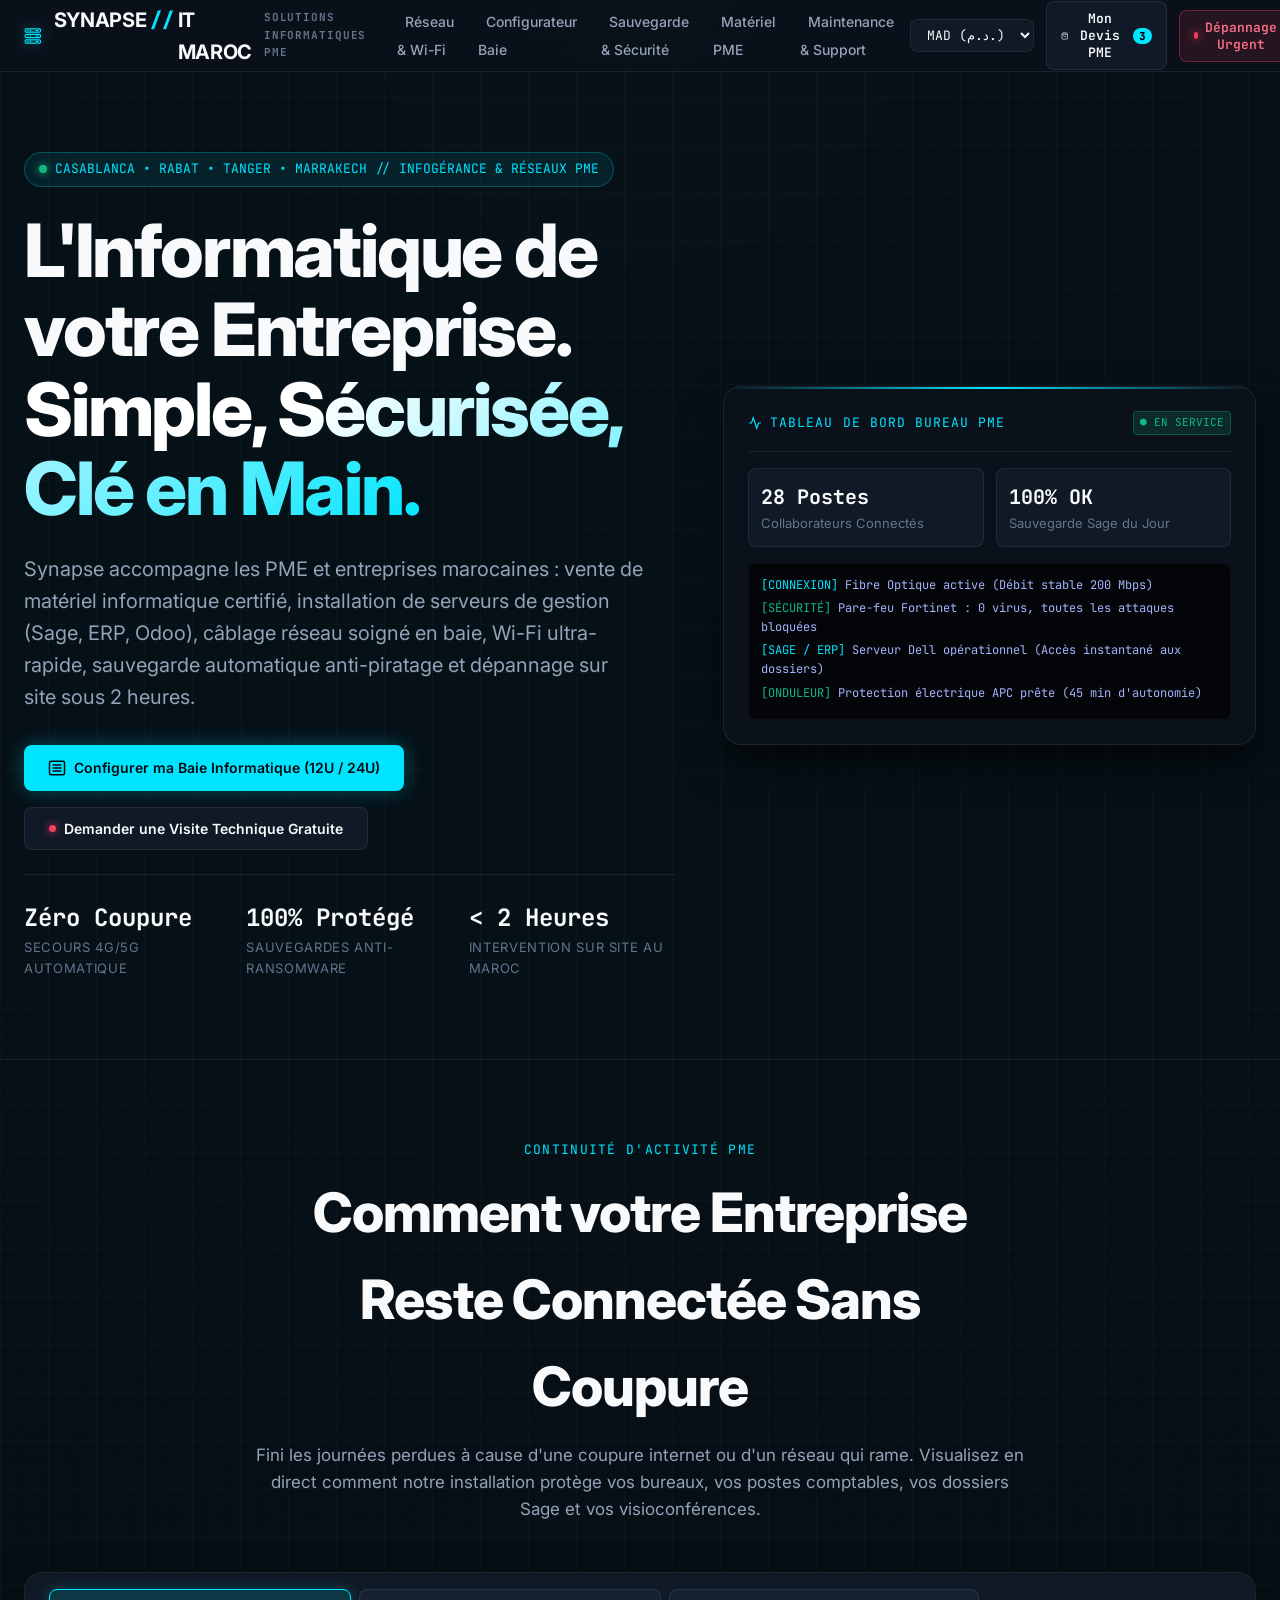
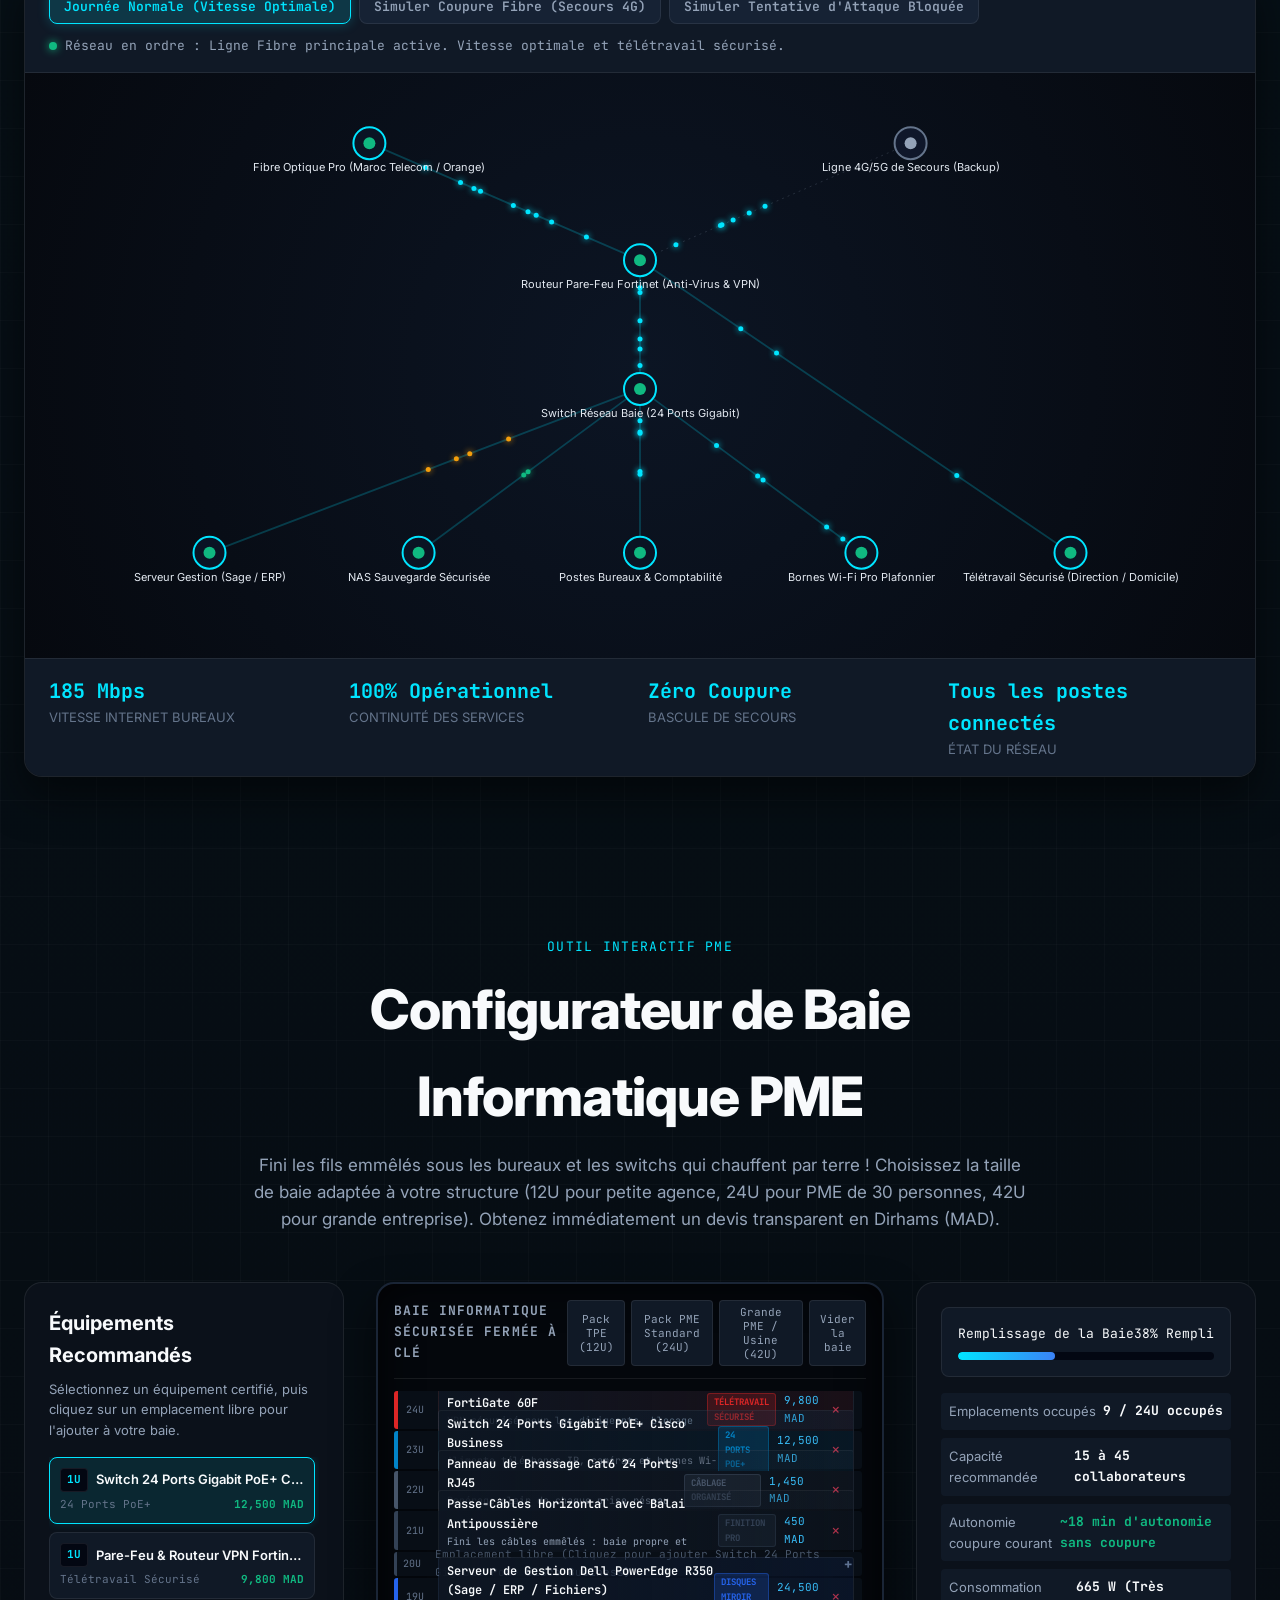
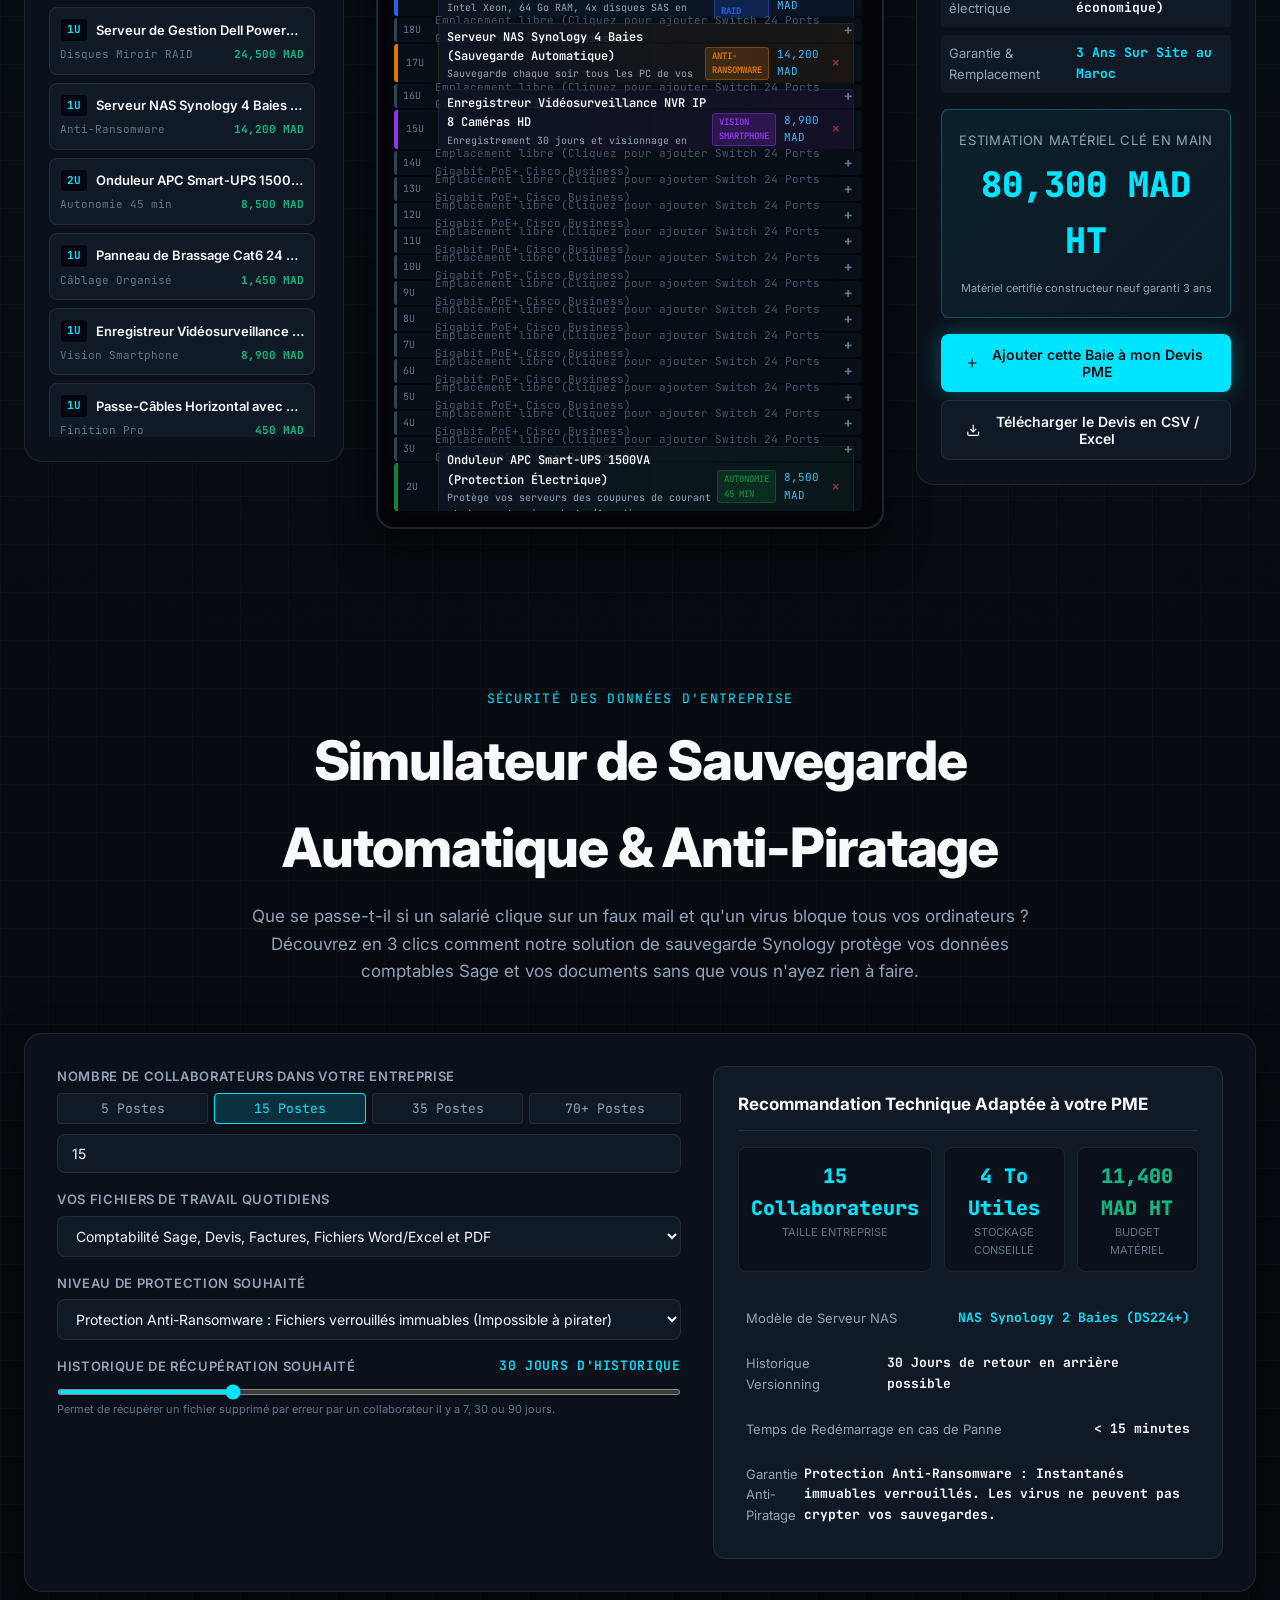
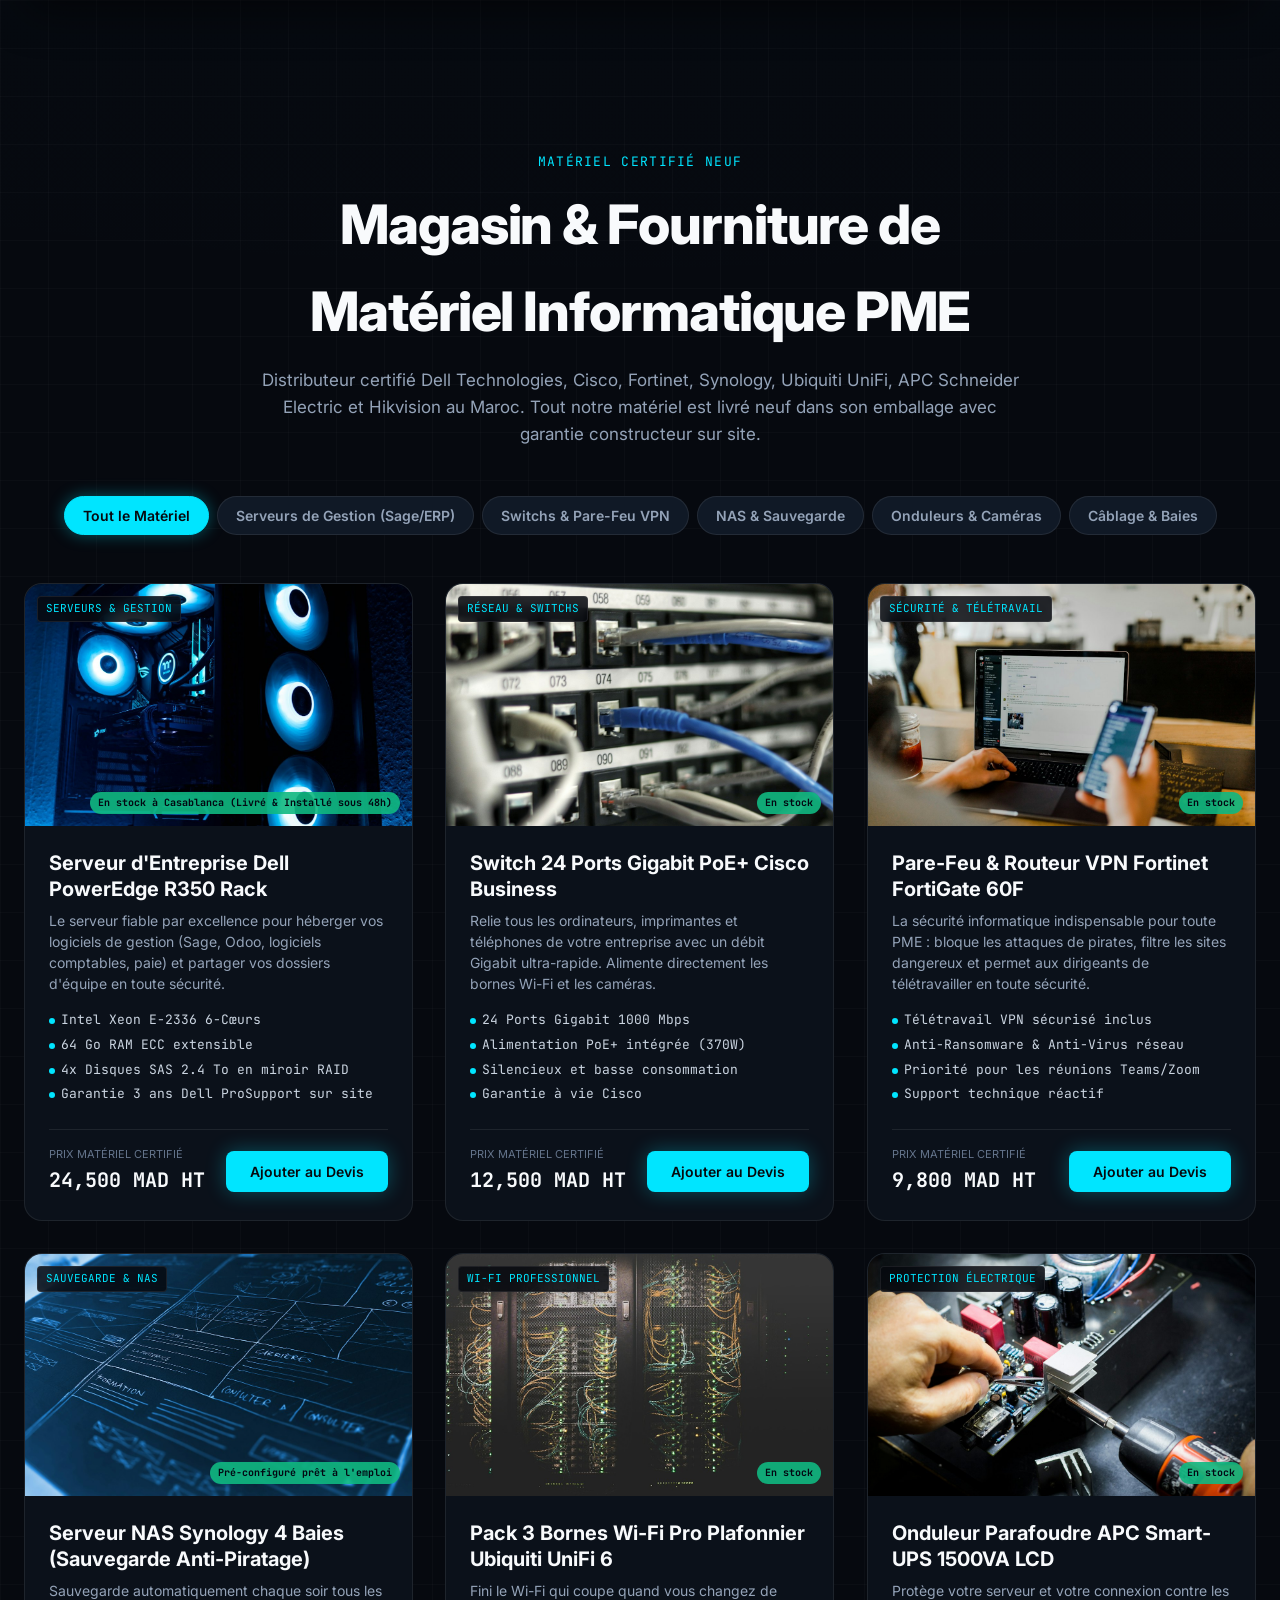
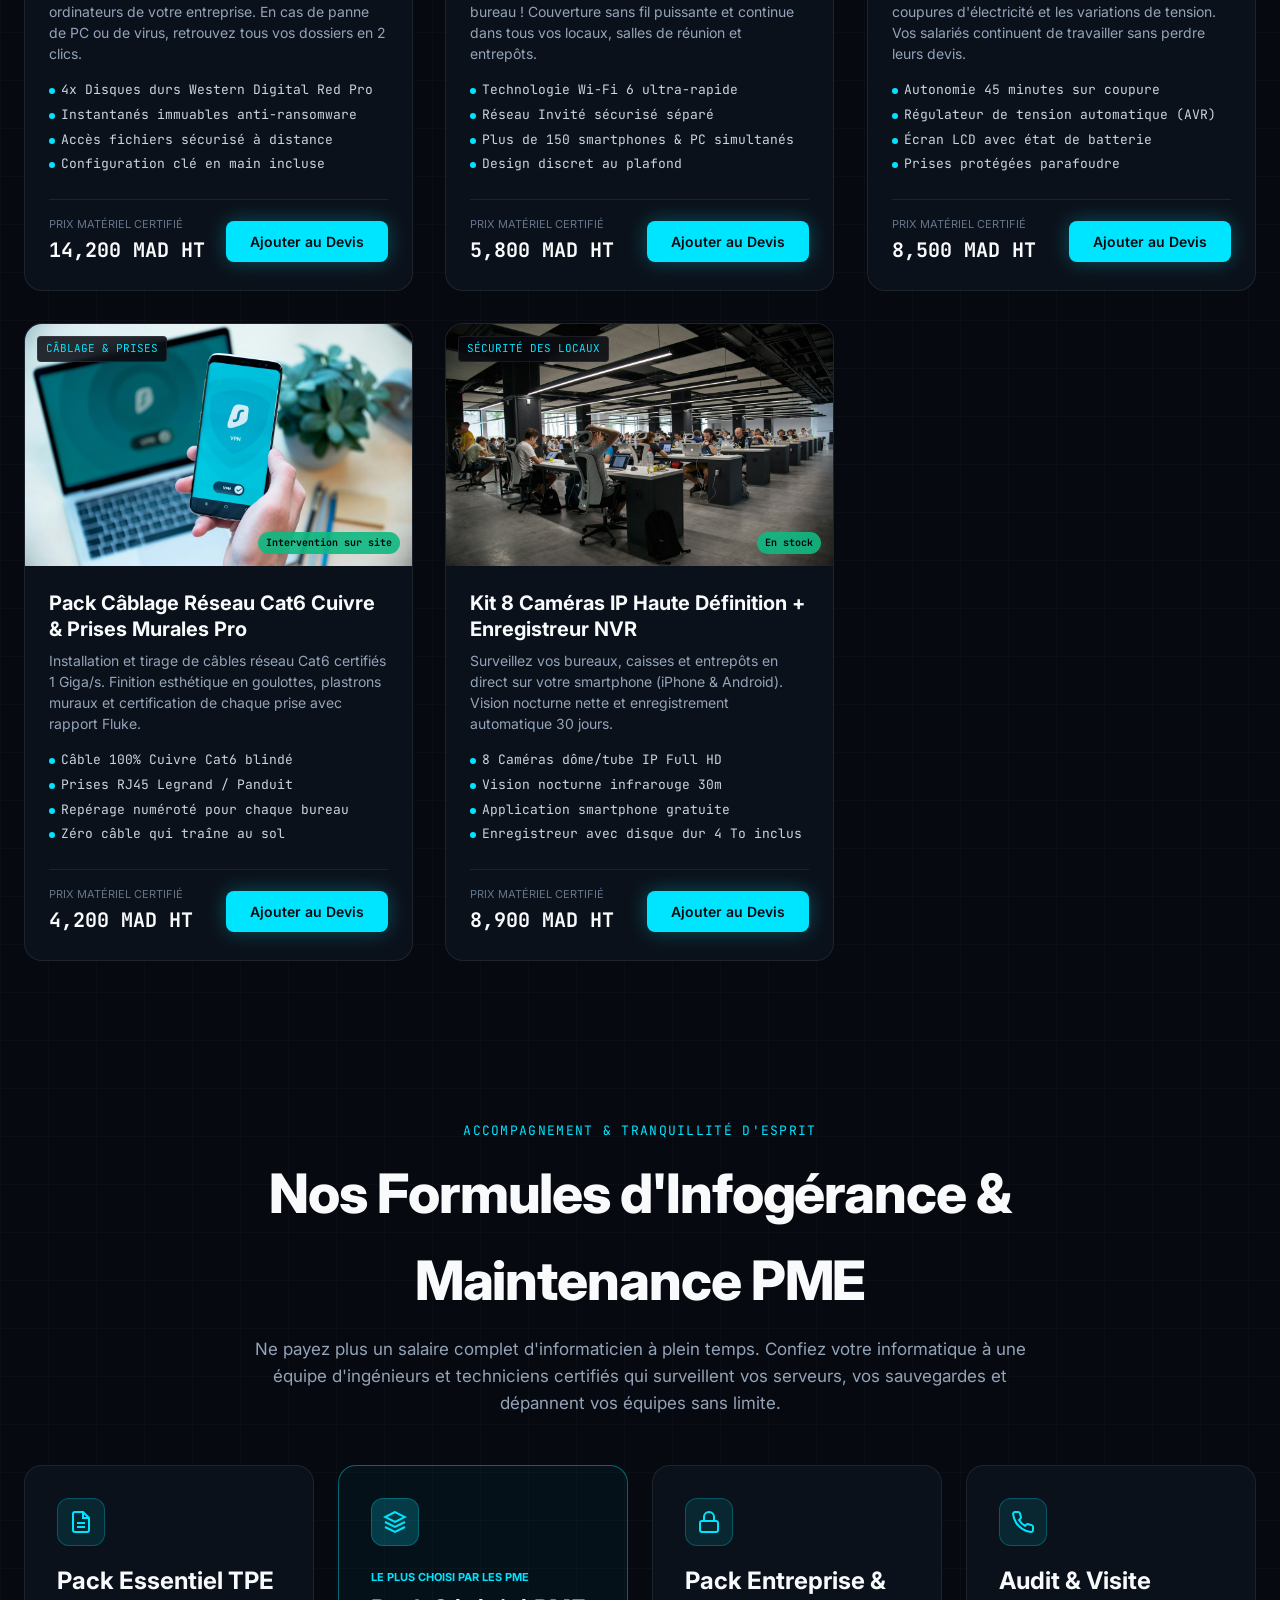
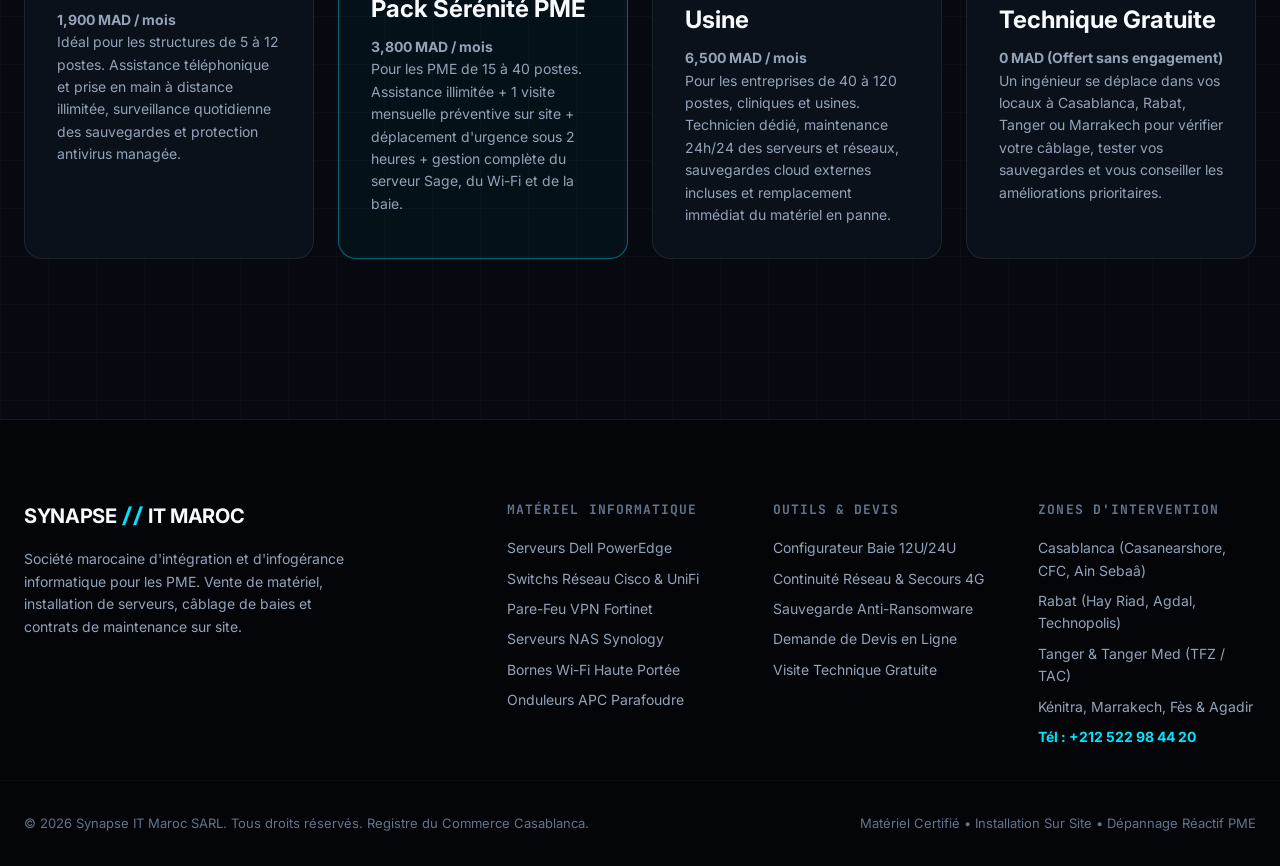
<file: projects/11-synapse-infrastructure/index.html>
<!DOCTYPE html>
<html lang="fr">
<head>
  <meta charset="UTF-8">
  <meta name="viewport" content="width=device-width, initial-scale=1.0">
  <title>SYNAPSE IT MAROC — Infrastructure Informatique, Matériel, Serveurs &amp; Réseaux pour PME au Maroc</title>
  <meta name="description" content="Vente de matériel certifié, installation de serveurs, câblage réseau propre, Wi-Fi professionnel, sauvegarde automatique anti-ransomware et maintenance sur site pour les PME au Maroc.">
  <link rel="preconnect" href="https://fonts.googleapis.com">
  <link rel="preconnect" href="https://fonts.gstatic.com" crossorigin>
  <link href="https://fonts.googleapis.com/css2?family=Inter:wght@400;500;600;700;800&family=JetBrains+Mono:wght@400;500;600;700;800&display=swap" rel="stylesheet">
  <link rel="stylesheet" href="css/style.css">
</head>
<body>

  <!-- =========================================================================
       1. NAVIGATION HEADER
       ========================================================================= -->
  <header class="site-header" id="mainNav">
    <div class="header-inner">
      <a href="#hero" class="brand-logo" aria-label="Synapse IT Maroc Accueil">
        <svg class="brand-icon" viewBox="0 0 32 32" fill="none" xmlns="http://www.w3.org/2000/svg">
          <rect x="2" y="3" width="28" height="6" rx="2" stroke="currentColor" stroke-width="2"/>
          <rect x="2" y="13" width="28" height="6" rx="2" stroke="currentColor" stroke-width="2"/>
          <rect x="2" y="23" width="28" height="6" rx="2" stroke="currentColor" stroke-width="2"/>
          <circle cx="7" cy="6" r="1.5" fill="#00e5ff"/>
          <circle cx="12" cy="6" r="1.5" fill="#00e5ff"/>
          <circle cx="7" cy="16" r="1.5" fill="#10b981"/>
          <circle cx="12" cy="16" r="1.5" fill="#10b981"/>
          <circle cx="7" cy="26" r="1.5" fill="#00e5ff"/>
          <circle cx="12" cy="26" r="1.5" fill="#00e5ff"/>
          <path d="M22 6h4M22 16h4M22 26h4" stroke="currentColor" stroke-width="2" stroke-linecap="round"/>
        </svg>
        <span class="brand-name">SYNAPSE <span class="highlight">//</span> IT MAROC</span>
        <span class="brand-tagline">Solutions Informatiques PME</span>
      </a>

      <nav aria-label="Navigation Principale">
        <ul class="nav-links" id="navLinks">
          <li><a href="#network" class="nav-link">Réseau &amp; Wi-Fi</a></li>
          <li><a href="#rackConfigurator" class="nav-link">Configurateur Baie</a></li>
          <li><a href="#storageSizer" class="nav-link">Sauvegarde &amp; Sécurité</a></li>
          <li><a href="#catalog" class="nav-link">Matériel PME</a></li>
          <li><a href="#services" class="nav-link">Maintenance &amp; Support</a></li>
        </ul>
      </nav>

      <div class="header-actions">
        <div class="currency-select-wrap">
          <select id="currencySelector" class="currency-select" aria-label="Devise">
            <option value="MAD" selected>MAD (د.م.)</option>
            <option value="EUR">EUR (€)</option>
            <option value="USD">USD ($)</option>
          </select>
        </div>

        <button type="button" class="btn-bom-trigger" id="btnOpenBomDrawer" aria-label="Ouvrir mon Devis PME">
          <svg width="16" height="16" viewBox="0 0 24 24" fill="none" stroke="currentColor" stroke-width="2"><path d="M6 2L3 6v14a2 2 0 0 0 2 2h14a2 2 0 0 0 2-2V6l-3-4z"/><line x1="3" y1="6" x2="21" y2="6"/><path d="M16 10a4 4 0 0 1-8 0"/></svg>
          <span>Mon Devis PME</span>
          <span class="bom-badge" id="bomCountBadge">0</span>
        </button>

        <button type="button" class="btn-noc-header" id="btnOpenNocModal" aria-label="Assistance Urgente &amp; Dépannage PME">
          <span class="pulse-dot"></span>
          <span>Dépannage Urgent</span>
        </button>

        <button type="button" class="mobile-toggle" id="mobileNavToggle" aria-label="Menu Mobile">
          <span></span>
          <span></span>
          <span></span>
        </button>
      </div>
    </div>
  </header>

  <!-- =========================================================================
       2. HERO SECTION PME MAROC
       ========================================================================= -->
  <section class="hero-section" id="hero">
    <div class="hero-background-art"></div>
    <div class="hero-container">
      <div class="hero-content">
        <div class="hero-badge">
          <span class="badge-status-dot online"></span>
          <span>CASABLANCA • RABAT • TANGER • MARRAKECH // INFOGÉRANCE &amp; RÉSEAUX PME</span>
        </div>
        <h1 class="hero-title">
          L'Informatique de votre Entreprise. <span class="text-gradient">Simple, Sécurisée, Clé en Main.</span>
        </h1>
        <p class="hero-description">
          Synapse accompagne les PME et entreprises marocaines : vente de matériel informatique certifié, installation de serveurs de gestion (Sage, ERP, Odoo), câblage réseau soigné en baie, Wi-Fi ultra-rapide, sauvegarde automatique anti-piratage et dépannage sur site sous 2 heures.
        </p>

        <div class="hero-cta-group">
          <a href="#rackConfigurator" class="btn-primary">
            <svg width="18" height="18" viewBox="0 0 24 24" fill="none" stroke="currentColor" stroke-width="2"><rect x="2" y="3" width="20" height="18" rx="2"/><line x1="6" y1="8" x2="18" y2="8"/><line x1="6" y1="12" x2="18" y2="12"/><line x1="6" y1="16" x2="18" y2="16"/></svg>
            <span>Configurer ma Baie Informatique (12U / 24U)</span>
          </a>
          <button type="button" class="btn-secondary" id="btnHeroNoc">
            <span class="pulse-dot"></span>
            <span>Demander une Visite Technique Gratuite</span>
          </button>
        </div>

        <div class="hero-metrics-grid">
          <div class="metric-card">
            <span class="metric-val">Zéro Coupure</span>
            <span class="metric-label">Secours 4G/5G Automatique</span>
          </div>
          <div class="metric-card">
            <span class="metric-val">100% Protégé</span>
            <span class="metric-label">Sauvegardes Anti-Ransomware</span>
          </div>
          <div class="metric-card">
            <span class="metric-val">&lt; 2 Heures</span>
            <span class="metric-label">Intervention Sur Site au Maroc</span>
          </div>
        </div>
      </div>

      <!-- Real-Time Telemetry HUD Preview -->
      <aside class="hero-telemetry-hud" aria-label="État de votre réseau d'entreprise">
        <div class="hud-header">
          <span class="hud-title">
            <svg width="14" height="14" viewBox="0 0 24 24" fill="none" stroke="currentColor" stroke-width="2"><path d="M22 12h-4l-3 9L9 3l-3 9H2"/></svg>
            Tableau de Bord Bureau PME
          </span>
          <span class="hud-live-tag">● EN SERVICE</span>
        </div>
        <div class="hud-stats-row">
          <div class="hud-stat-box">
            <div class="hud-stat-num">28 Postes</div>
            <div class="hud-stat-desc">Collaborateurs Connectés</div>
          </div>
          <div class="hud-stat-box">
            <div class="hud-stat-num">100% OK</div>
            <div class="hud-stat-desc">Sauvegarde Sage du Jour</div>
          </div>
        </div>
        <div class="hud-terminal-preview">
          <div class="line"><span class="cyan">[CONNEXION]</span> Fibre Optique active (Débit stable 200 Mbps)</div>
          <div class="line"><span class="green">[SÉCURITÉ]</span> Pare-feu Fortinet : 0 virus, toutes les attaques bloquées</div>
          <div class="line"><span class="cyan">[SAGE / ERP]</span> Serveur Dell opérationnel (Accès instantané aux dossiers)</div>
          <div class="line"><span class="green">[ONDULEUR]</span> Protection électrique APC prête (45 min d'autonomie)</div>
        </div>
      </aside>
    </div>
  </section>

  <!-- =========================================================================
       3. INTERACTIVE CANVAS NETWORK VISUALIZER PME
       ========================================================================= -->
  <section class="section-wrapper" id="network">
    <div class="section-head">
      <span class="section-tag">Continuité d'Activité PME</span>
      <h2 class="section-title">Comment votre Entreprise Reste Connectée Sans Coupure</h2>
      <p class="section-sub">
        Fini les journées perdues à cause d'une coupure internet ou d'un réseau qui rame. Visualisez en direct comment notre installation protège vos bureaux, vos postes comptables, vos dossiers Sage et vos visioconférences.
      </p>
    </div>

    <div class="network-canvas-card">
      <div class="network-controls-bar">
        <div class="scenario-buttons-group">
          <button type="button" class="btn-scenario active" id="btnNetNormal">Journée Normale (Vitesse Optimale)</button>
          <button type="button" class="btn-scenario" id="btnNetFailover">Simuler Coupure Fibre (Secours 4G)</button>
          <button type="button" class="btn-scenario" id="btnNetSecurity">Simuler Tentative d'Attaque Bloquée</button>
        </div>
        <div class="status-live-banner" id="netStatusBanner">
          <span class="badge-status-dot online"></span> Réseau en ordre : Ligne Fibre principale active. Vitesse optimale et télétravail sécurisé.
        </div>
      </div>

      <div class="canvas-container">
        <canvas id="networkCanvas" width="1200" height="520"></canvas>
      </div>

      <div class="network-telemetry-hud">
        <div class="net-hud-item">
          <span class="net-hud-val" id="hudThroughput">185 Mbps</span>
          <span class="net-hud-label">Vitesse Internet Bureaux</span>
        </div>
        <div class="net-hud-item">
          <span class="net-hud-val" id="hudPacketRate">100% Opérationnel</span>
          <span class="net-hud-label">Continuité des Services</span>
        </div>
        <div class="net-hud-item">
          <span class="net-hud-val" id="hudLatency">Zéro Coupure</span>
          <span class="net-hud-label">Bascule de Secours</span>
        </div>
        <div class="net-hud-item">
          <span class="net-hud-val" id="hudActiveLinks">Tous les postes connectés</span>
          <span class="net-hud-label">État du Réseau</span>
        </div>
      </div>
    </div>
  </section>

  <!-- =========================================================================
       4. CONFIGURATEUR DE BAIE INFORMATIQUE PME (12U, 24U, 42U)
       ========================================================================= -->
  <section class="section-wrapper" id="rackConfigurator">
    <div class="section-head">
      <span class="section-tag">Outil Interactif PME</span>
      <h2 class="section-title">Configurateur de Baie Informatique PME</h2>
      <p class="section-sub">
        Fini les fils emmêlés sous les bureaux et les switchs qui chauffent par terre ! Choisissez la taille de baie adaptée à votre structure (12U pour petite agence, 24U pour PME de 30 personnes, 42U pour grande entreprise). Obtenez immédiatement un devis transparent en Dirhams (MAD).
      </p>
    </div>

    <div class="rack-configurator-grid">
      <!-- Left: Component Palette -->
      <aside class="rack-palette-panel">
        <h3 class="panel-title">Équipements Recommandés</h3>
        <p class="panel-desc">Sélectionnez un équipement certifié, puis cliquez sur un emplacement libre pour l'ajouter à votre baie.</p>
        <div class="palette-list" id="rackPaletteList">
          <!-- Populated dynamically by RackBuilder -->
        </div>
      </aside>

      <!-- Center: 24U/42U Rack Chassis Viewport -->
      <main class="rack-viewport-panel">
        <div class="rack-chassis-header">
          <span class="rack-chassis-title">Baie Informatique Sécurisée Fermée à Clé</span>
          <div class="rack-preset-buttons">
            <button type="button" class="btn-preset" id="presetTpe">Pack TPE (12U)</button>
            <button type="button" class="btn-preset" id="presetPme">Pack PME Standard (24U)</button>
            <button type="button" class="btn-preset" id="presetGrandePme">Grande PME / Usine (42U)</button>
            <button type="button" class="btn-preset" id="presetClear">Vider la baie</button>
          </div>
        </div>

        <div class="rack-slots-container" id="rackSlotsContainer">
          <!-- Rendered dynamically from top U down to 1U -->
        </div>
      </main>

      <!-- Right: Real-Time Telemetry & Capex Panel -->
      <aside class="rack-telemetry-panel">
        <div class="rack-occupancy-card">
          <div class="occupancy-header">
            <span>Remplissage de la Baie</span>
            <span id="rackOccupiedPercent">0% Rempli</span>
          </div>
          <div class="occupancy-bar-track">
            <div class="occupancy-bar-fill" id="rackOccupancyBar" style="width: 0%;"></div>
          </div>
        </div>

        <div class="telemetry-specs-list">
          <div class="telemetry-row">
            <span class="telemetry-row-label">Emplacements occupés</span>
            <span class="telemetry-row-val" id="rackOccupiedU">0 / 24U</span>
          </div>
          <div class="telemetry-row">
            <span class="telemetry-row-label">Capacité recommandée</span>
            <span class="telemetry-row-val" id="rackPostesRecommandes">15 à 45 collaborateurs</span>
          </div>
          <div class="telemetry-row">
            <span class="telemetry-row-label">Autonomie coupure courant</span>
            <span class="telemetry-row-val" id="rackAutonomieSecours" style="color: var(--emerald-status);">~45 min d'autonomie</span>
          </div>
          <div class="telemetry-row">
            <span class="telemetry-row-label">Consommation électrique</span>
            <span class="telemetry-row-val" id="rackTotalWatts">480 W (Économe)</span>
          </div>
          <div class="telemetry-row">
            <span class="telemetry-row-label">Garantie &amp; Remplacement</span>
            <span class="telemetry-row-val" style="color: var(--cyan-primary);">3 Ans Sur Site au Maroc</span>
          </div>
        </div>

        <div class="rack-capex-card">
          <span class="capex-label">Estimation Matériel Clé en Main</span>
          <div class="capex-val" id="rackTotalCapex">0 MAD HT</div>
          <span style="font-size: 0.6875rem; color: #94a3b8;">Matériel certifié constructeur neuf garanti 3 ans</span>
        </div>

        <div class="rack-action-buttons">
          <button type="button" class="btn-primary" id="btnAddRackToBom">
            <svg width="16" height="16" viewBox="0 0 24 24" fill="none" stroke="currentColor" stroke-width="2"><path d="M12 5v14M5 12h14"/></svg>
            <span>Ajouter cette Baie à mon Devis PME</span>
          </button>
          <button type="button" class="btn-secondary" id="btnExportRackBom">
            <svg width="16" height="16" viewBox="0 0 24 24" fill="none" stroke="currentColor" stroke-width="2"><path d="M21 15v4a2 2 0 0 1-2 2H5a2 2 0 0 1-2-2v-4"/><polyline points="7 10 12 15 17 10"/><line x1="12" y1="15" x2="12" y2="3"/></svg>
            <span>Télécharger le Devis en CSV / Excel</span>
          </button>
        </div>
      </aside>
    </div>
  </section>

  <!-- =========================================================================
       5. SIMULATEUR DE SAUVEGARDE & SÉCURITÉ ANTI-RANSOMWARE PME
       ========================================================================= -->
  <section class="section-wrapper" id="storageSizer">
    <div class="section-head">
      <span class="section-tag">Sécurité des Données d'Entreprise</span>
      <h2 class="section-title">Simulateur de Sauvegarde Automatique &amp; Anti-Piratage</h2>
      <p class="section-sub">
        Que se passe-t-il si un salarié clique sur un faux mail et qu'un virus bloque tous vos ordinateurs ? Découvrez en 3 clics comment notre solution de sauvegarde Synology protège vos données comptables Sage et vos documents sans que vous n'ayez rien à faire.
      </p>
    </div>

    <div class="storage-sizer-card">
      <div class="sizer-inputs-column">
        <div class="form-group">
          <label class="form-label" for="storageDriveCount">
            <span>Nombre de collaborateurs dans votre entreprise</span>
          </label>
          <div class="storage-preset-bar">
            <button type="button" class="btn-storage-preset" data-drives="5">5 Postes</button>
            <button type="button" class="btn-storage-preset active" data-drives="15">15 Postes</button>
            <button type="button" class="btn-storage-preset" data-drives="35">35 Postes</button>
            <button type="button" class="btn-storage-preset" data-drives="70">70+ Postes</button>
          </div>
          <input type="number" id="storageDriveCount" class="form-input" min="3" max="150" value="15" step="1">
        </div>

        <div class="form-group">
          <label class="form-label" for="storageDriveType">Vos Fichiers de Travail Quotidiens</label>
          <select id="storageDriveType" class="form-select">
            <option value="office" selected>Comptabilité Sage, Devis, Factures, Fichiers Word/Excel et PDF</option>
            <option value="plans">Cabinet d'Architecture / BTP : Plans AutoCAD, Photos chantiers et gros PDF</option>
            <option value="medical">Clinique / Cabinet Médical : Dossiers patients, imageries et ordonnances</option>
            <option value="creative">Agence de Communication : Fichiers Photoshop, Illustrator et vidéos</option>
          </select>
        </div>

        <div class="form-group">
          <label class="form-label" for="storageRaidType">Niveau de Protection Souhaité</label>
          <select id="storageRaidType" class="form-select">
            <option value="raid1">Protection Essentielle : Disques Miroir (Zéro perte si 1 disque tombe en panne)</option>
            <option value="anti-ransomware" selected>Protection Anti-Ransomware : Fichiers verrouillés immuables (Impossible à pirater)</option>
            <option value="cloud-hybrid">Protection Maximale 3-2-1 : Baie Bureau + Copie chiffrée externe sur Cloud Marocain</option>
          </select>
        </div>

        <div class="form-group">
          <div class="form-label">
            <span>Historique de récupération souhaité</span>
            <span id="storageDedupeVal" style="color: var(--cyan-primary); font-family: var(--font-mono);">30 Jours d'historique</span>
          </div>
          <input type="range" id="storageDedupeRatio" class="form-range" min="7" max="90" step="1" value="30">
          <span style="font-size: 0.6875rem; color: #64748b;">Permet de récupérer un fichier supprimé par erreur par un collaborateur il y a 7, 30 ou 90 jours.</span>
        </div>
      </div>

      <div class="sizer-results-column">
        <h3 class="results-heading">Recommandation Technique Adaptée à votre PME</h3>

        <div class="capacity-callout-grid">
          <div class="cap-callout-box">
            <div class="cap-callout-num" id="storageRawCap">15 Collaborateurs</div>
            <div class="cap-callout-label">Taille Entreprise</div>
          </div>
          <div class="cap-callout-box">
            <div class="cap-callout-num" id="storageUsableCap">8 To Utiles</div>
            <div class="cap-callout-label">Stockage Conseillé</div>
          </div>
          <div class="cap-callout-box">
            <div class="cap-callout-num" id="storageEffectiveCap" style="color: var(--emerald-status);">17,000 MAD HT</div>
            <div class="cap-callout-label">Budget Matériel</div>
          </div>
        </div>

        <div class="telemetry-specs-list" style="margin-top: var(--space-sm);">
          <div class="telemetry-row">
            <span class="telemetry-row-label">Modèle de Serveur NAS</span>
            <span class="telemetry-row-val" id="storageReadIOPS" style="color: var(--cyan-primary);">NAS Synology 4 Baies (DS923+)</span>
          </div>
          <div class="telemetry-row">
            <span class="telemetry-row-label">Historique Versionning</span>
            <span class="telemetry-row-val" id="storageWriteIOPS">30 Jours de retour en arrière possible</span>
          </div>
          <div class="telemetry-row">
            <span class="telemetry-row-label">Temps de Redémarrage en cas de Panne</span>
            <span class="telemetry-row-val" id="storageThroughput">&lt; 15 minutes</span>
          </div>
          <div class="telemetry-row">
            <span class="telemetry-row-label">Garantie Anti-Piratage</span>
            <span class="telemetry-row-val" id="storageFaultTolerance">Protection Anti-Ransomware active</span>
          </div>
        </div>
      </div>
    </div>
  </section>

  <!-- =========================================================================
       6. CATALOGUE MATÉRIEL INFORMATIQUE PME (MAGASIN)
       ========================================================================= -->
  <section class="section-wrapper" id="catalog">
    <div class="section-head">
      <span class="section-tag">Matériel Certifié Neuf</span>
      <h2 class="section-title">Magasin &amp; Fourniture de Matériel Informatique PME</h2>
      <p class="section-sub">
        Distributeur certifié Dell Technologies, Cisco, Fortinet, Synology, Ubiquiti UniFi, APC Schneider Electric et Hikvision au Maroc. Tout notre matériel est livré neuf dans son emballage avec garantie constructeur sur site.
      </p>
    </div>

    <div class="catalog-tabs-bar" role="tablist">
      <button type="button" class="filter-tab-btn active" data-filter="all" role="tab">Tout le Matériel</button>
      <button type="button" class="filter-tab-btn" data-filter="servers" role="tab">Serveurs de Gestion (Sage/ERP)</button>
      <button type="button" class="filter-tab-btn" data-filter="networking" role="tab">Switchs &amp; Pare-Feu VPN</button>
      <button type="button" class="filter-tab-btn" data-filter="storage" role="tab">NAS &amp; Sauvegarde</button>
      <button type="button" class="filter-tab-btn" data-filter="power" role="tab">Onduleurs &amp; Caméras</button>
      <button type="button" class="filter-tab-btn" data-filter="cabling" role="tab">Câblage &amp; Baies</button>
    </div>

    <div class="catalog-products-grid" id="catalogProductsGrid">
      <!-- Populated dynamically by SynapseApp -->
    </div>
  </section>

  <!-- =========================================================================
       7. CONTRATS D'INFOGÉRANCE & SERVICES PME
       ========================================================================= -->
  <section class="section-wrapper" id="services">
    <div class="section-head">
      <span class="section-tag">Accompagnement &amp; Tranquillité d'Esprit</span>
      <h2 class="section-title">Nos Formules d'Infogérance &amp; Maintenance PME</h2>
      <p class="section-sub">
        Ne payez plus un salaire complet d'informaticien à plein temps. Confiez votre informatique à une équipe d'ingénieurs et techniciens certifiés qui surveillent vos serveurs, vos sauvegardes et dépannent vos équipes sans limite.
      </p>
    </div>

    <div class="services-grid">
      <div class="service-card">
        <div class="service-icon-box">
          <svg width="24" height="24" viewBox="0 0 24 24" fill="none" stroke="currentColor" stroke-width="2"><path d="M14 2H6a2 2 0 0 0-2 2v16a2 2 0 0 0 2 2h12a2 2 0 0 0 2-2V8z"/><polyline points="14 2 14 8 20 8"/><line x1="16" y1="13" x2="8" y2="13"/><line x1="16" y1="17" x2="8" y2="17"/></svg>
        </div>
        <h3 class="service-title">Pack Essentiel TPE</h3>
        <p class="service-text">
          <strong>1,900 MAD / mois</strong><br>
          Idéal pour les structures de 5 à 12 postes. Assistance téléphonique et prise en main à distance illimitée, surveillance quotidienne des sauvegardes et protection antivirus managée.
        </p>
      </div>

      <div class="service-card" style="border-color: rgba(0, 229, 255, 0.4); background: rgba(0, 229, 255, 0.04);">
        <div class="service-icon-box" style="background: rgba(0, 229, 255, 0.2);">
          <svg width="24" height="24" viewBox="0 0 24 24" fill="none" stroke="currentColor" stroke-width="2"><path d="M12 2L2 7l10 5 10-5-10-5zM2 17l10 5 10-5M2 12l10 5 10-5"/></svg>
        </div>
        <span style="font-size: 0.6875rem; font-weight: 700; color: var(--cyan-primary); text-transform: uppercase;">Le Plus Choisi par les PME</span>
        <h3 class="service-title">Pack Sérénité PME</h3>
        <p class="service-text">
          <strong>3,800 MAD / mois</strong><br>
          Pour les PME de 15 à 40 postes. Assistance illimitée + 1 visite mensuelle préventive sur site + déplacement d'urgence sous 2 heures + gestion complète du serveur Sage, du Wi-Fi et de la baie.
        </p>
      </div>

      <div class="service-card">
        <div class="service-icon-box">
          <svg width="24" height="24" viewBox="0 0 24 24" fill="none" stroke="currentColor" stroke-width="2"><rect x="3" y="11" width="18" height="11" rx="2" ry="2"/><path d="M7 11V7a5 5 0 0 1 10 0v4"/></svg>
        </div>
        <h3 class="service-title">Pack Entreprise &amp; Usine</h3>
        <p class="service-text">
          <strong>6,500 MAD / mois</strong><br>
          Pour les entreprises de 40 à 120 postes, cliniques et usines. Technicien dédié, maintenance 24h/24 des serveurs et réseaux, sauvegardes cloud externes incluses et remplacement immédiat du matériel en panne.
        </p>
      </div>

      <div class="service-card">
        <div class="service-icon-box">
          <svg width="24" height="24" viewBox="0 0 24 24" fill="none" stroke="currentColor" stroke-width="2"><path d="M22 16.92v3a2 2 0 0 1-2.18 2 19.79 19.79 0 0 1-8.63-3.07 19.5 19.5 0 0 1-6-6 19.79 19.79 0 0 1-3.07-8.67A2 2 0 0 1 4.11 2h3a2 2 0 0 1 2 1.72 12.84 12.84 0 0 0 .7 2.81 2 2 0 0 1-.45 2.11L8.09 9.91a16 16 0 0 0 6 6l1.27-1.27a2 2 0 0 1 2.11-.45 12.84 12.84 0 0 0 2.81.7A2 2 0 0 1 22 16.92z"/></svg>
        </div>
        <h3 class="service-title">Audit &amp; Visite Technique Gratuite</h3>
        <p class="service-text">
          <strong>0 MAD (Offert sans engagement)</strong><br>
          Un ingénieur se déplace dans vos locaux à Casablanca, Rabat, Tanger ou Marrakech pour vérifier votre câblage, tester vos sauvegardes et vous conseiller les améliorations prioritaires.
        </p>
      </div>
    </div>
  </section>

  <!-- =========================================================================
       8. TOP-LAYER DIALOGS: PANIER DEVIS & DÉPANNAGE URGENT PME
       ========================================================================= -->
  <!-- Panier Devis PME -->
  <dialog id="bomDrawer" aria-labelledby="bomDrawerTitle">
    <div class="drawer-header">
      <h2 class="drawer-title" id="bomDrawerTitle">
        <svg width="20" height="20" viewBox="0 0 24 24" fill="none" stroke="currentColor" stroke-width="2"><path d="M6 2L3 6v14a2 2 0 0 0 2 2h14a2 2 0 0 0 2-2V6l-3-4z"/><line x1="3" y1="6" x2="21" y2="6"/></svg>
        Mon Devis Matériel Informatique PME
      </h2>
      <button type="button" class="btn-close-dialog" id="btnCloseBomDrawer" aria-label="Fermer le devis">&times;</button>
    </div>

    <div class="bom-items-list" id="bomItemsList">
      <!-- Populated dynamically -->
    </div>

    <div class="bom-options-box">
      <span style="font-size: 0.6875rem; color: #94a3b8; text-transform: uppercase; font-weight: 700; margin-bottom: 8px; display: block;">Services d'Installation &amp; Paramétrage sur Site</span>
      <label class="bom-checkbox-row">
        <span><input type="checkbox" id="bomOptDeploy" checked> Installation clé en main dans vos locaux &amp; configuration complète</span>
        <span style="font-family: var(--font-mono); color: var(--emerald-status);">+2,500 MAD</span>
      </label>
      <label class="bom-checkbox-row">
        <span><input type="checkbox" id="bomOptCabling" checked> Rangement soigné de la baie, brassage Cat6 &amp; repérage des câbles</span>
        <span style="font-family: var(--font-mono); color: var(--emerald-status);">+1,800 MAD</span>
      </label>
      <label class="bom-checkbox-row">
        <span><input type="checkbox" id="bomOptSla"> 1 An d'Infogérance &amp; Dépannage PME prioritaire inclus</span>
        <span style="font-family: var(--font-mono); color: var(--emerald-status);">+15% du Matériel</span>
      </label>
    </div>

    <div class="bom-totals-card">
      <div class="bom-total-row">
        <span>Sous-Total Matériel Garanti 3 Ans</span>
        <span id="bomHardwareSubtotal">0 MAD HT</span>
      </div>
      <div class="bom-total-row">
        <span>Services d'Installation &amp; Paramétrage</span>
        <span id="bomLaborSubtotal">0 MAD HT</span>
      </div>
      <div class="bom-total-row grand">
        <span>Total Estimatif (Hors Taxes)</span>
        <span id="bomGrandTotal">0 MAD HT</span>
      </div>
    </div>

    <form id="bomRfqForm" style="display: flex; flex-direction: column; gap: var(--space-xs);">
      <input type="text" class="form-input" placeholder="Nom de votre Société / Entreprise" required>
      <input type="text" class="form-input" placeholder="Ville (ex : Casablanca, Rabat, Tanger...)" required>
      <input type="email" class="form-input" placeholder="Email professionnel pour recevoir le devis" required>
      <input type="tel" class="form-input" placeholder="Numéro de téléphone / WhatsApp" required>
      <button type="submit" class="btn-primary" style="margin-top: 8px;">
        <span>Recevoir mon Devis Officiel PDF &amp; Visite Gratuite</span>
      </button>
    </form>
  </dialog>

  <!-- Modal Assistance & Dépannage Urgent PME -->
  <dialog id="nocModal" aria-labelledby="nocModalTitle">
    <div class="drawer-header" style="border-bottom-color: rgba(244, 63, 94, 0.3);">
      <h2 class="drawer-title" id="nocModalTitle" style="color: #fb7185;">
        <span class="pulse-dot"></span>
        Assistance Technique &amp; Dépannage Urgent PME
      </h2>
      <button type="button" class="btn-close-dialog" id="btnCloseNocModal" aria-label="Fermer le formulaire">&times;</button>
    </div>

    <div style="background: rgba(244, 63, 94, 0.1); border: 1px solid rgba(244, 63, 94, 0.3); border-radius: var(--radius-md); padding: var(--space-sm); margin-bottom: var(--space-md); font-size: var(--text-xs); color: #fecdd3;">
      <strong>Panne bloquante ? Serveur Sage inaccessible ? Coupure réseau totale ?</strong><br>
      Notre équipe de permanence technique intervient rapidement dans vos locaux à Casablanca, Rabat, Tanger, Marrakech et environs.
    </div>

    <div style="display: flex; align-items: center; justify-content: space-between; padding: var(--space-sm); background: #03060a; border-radius: var(--radius-sm); margin-bottom: var(--space-md); font-family: var(--font-mono); font-size: var(--text-xs);">
      <span>Délai de rappel par notre technicien de garde :</span>
      <span style="color: var(--rose-alert); font-weight: 800; font-size: 0.9375rem;">Moins de 10 minutes</span>
    </div>

    <form id="nocTicketForm" style="display: flex; flex-direction: column; gap: var(--space-sm);">
      <div class="form-group">
        <label class="form-label" for="nocPriority">Nature de l'Urgence</label>
        <select id="nocPriority" class="form-select" required>
          <option value="p1">Serveur bloqué / Données inaccessibles (Urgence Maximale)</option>
          <option value="p2">Coupure Internet / Wi-Fi dans tous les bureaux</option>
          <option value="p3">Suspicion de virus / Ransomware / Mail frauduleux</option>
          <option value="p4">Demande d'audit ou réaménagement de baie informatique</option>
        </select>
      </div>

      <div class="form-group">
        <label class="form-label" for="nocFacility">Votre Ville / Zone d'Activité</label>
        <select id="nocFacility" class="form-select" required>
          <option value="casa-sidimaarouf">Casablanca — Sidi Maârouf / Casanearshore</option>
          <option value="casa-cfc">Casablanca — CFC / Maarif / Boulevard d'Anfa</option>
          <option value="casa-ainsebaa">Casablanca — Ain Sebaâ / Bernoussi / Mohammedia</option>
          <option value="rabat-agdal">Rabat — Agdal / Hay Riad / Technopolis</option>
          <option value="tanger-med">Tanger — Tanger Med / Tanger Free Zone (TFZ)</option>
          <option value="marrakech-centre">Marrakech — Guéliz / Zone Industrielle Sidi Ghanem</option>
          <option value="kenitra-afz">Kénitra — Atlantic Free Zone</option>
        </select>
      </div>

      <div class="form-group">
        <label class="form-label" for="nocCompany">Nom de votre Entreprise</label>
        <input type="text" id="nocCompany" class="form-input" placeholder="ex : Cabinet Fiduciaire Atlas / SARL ABC" required>
      </div>

      <div class="form-group">
        <label class="form-label" for="nocPhone">Numéro de Téléphone Direct / WhatsApp</label>
        <input type="tel" id="nocPhone" class="form-input" placeholder="06 XX XX XX XX / 05 22 XX XX XX" required>
      </div>

      <button type="submit" class="btn-primary" style="background: #f43f5e; box-shadow: 0 0 20px rgba(244, 63, 94, 0.4); margin-top: 4px;">
        <span class="pulse-dot" style="background: #ffffff; box-shadow: 0 0 6px #fff;"></span>
        <span>Demander un Rappel Technique Immédiat</span>
      </button>
    </form>
  </dialog>

  <!-- =========================================================================
       9. FOOTER PME MAROC
       ========================================================================= -->
  <footer class="site-footer">
    <div class="footer-inner">
      <div>
        <a href="#hero" class="brand-logo" style="margin-bottom: var(--space-md); display: inline-flex;">
          <span class="brand-name">SYNAPSE <span class="highlight">//</span> IT MAROC</span>
        </a>
        <p style="font-size: var(--text-sm); color: var(--text-secondary); max-width: 320px; line-height: 1.6;">
          Société marocaine d'intégration et d'infogérance informatique pour les PME. Vente de matériel, installation de serveurs, câblage de baies et contrats de maintenance sur site.
        </p>
      </div>

      <div>
        <h4 class="footer-col-title">Matériel Informatique</h4>
        <ul class="footer-links-list">
          <li><a href="#catalog">Serveurs Dell PowerEdge</a></li>
          <li><a href="#catalog">Switchs Réseau Cisco &amp; UniFi</a></li>
          <li><a href="#catalog">Pare-Feu VPN Fortinet</a></li>
          <li><a href="#catalog">Serveurs NAS Synology</a></li>
          <li><a href="#catalog">Bornes Wi-Fi Haute Portée</a></li>
          <li><a href="#catalog">Onduleurs APC Parafoudre</a></li>
        </ul>
      </div>

      <div>
        <h4 class="footer-col-title">Outils &amp; Devis</h4>
        <ul class="footer-links-list">
          <li><a href="#rackConfigurator">Configurateur Baie 12U/24U</a></li>
          <li><a href="#network">Continuité Réseau &amp; Secours 4G</a></li>
          <li><a href="#storageSizer">Sauvegarde Anti-Ransomware</a></li>
          <li><a href="#hero" id="footerOpenBom">Demande de Devis en Ligne</a></li>
          <li><a href="#hero" id="footerOpenNoc">Visite Technique Gratuite</a></li>
        </ul>
      </div>

      <div>
        <h4 class="footer-col-title">Zones d'Intervention</h4>
        <ul class="footer-links-list">
          <li><span>Casablanca (Casanearshore, CFC, Ain Sebaâ)</span></li>
          <li><span>Rabat (Hay Riad, Agdal, Technopolis)</span></li>
          <li><span>Tanger &amp; Tanger Med (TFZ / TAC)</span></li>
          <li><span>Kénitra, Marrakech, Fès &amp; Agadir</span></li>
          <li><strong style="color: var(--cyan-primary);">Tél : +212 522 98 44 20</strong></li>
        </ul>
      </div>
    </div>

    <div class="footer-bottom">
      <span>&copy; 2026 Synapse IT Maroc SARL. Tous droits réservés. Registre du Commerce Casablanca.</span>
      <span>Matériel Certifié • Installation Sur Site • Dépannage Réactif PME</span>
    </div>
  </footer>

  <!-- Scripts -->
  <script src="js/network-canvas.js"></script>
  <script src="js/rack-builder.js"></script>
  <script src="js/storage-calculator.js"></script>
  <script src="js/app.js"></script>
</body>
</html>
</file>
<file: projects/11-synapse-infrastructure/css/style.css>
/**
 * SYNAPSE INFRASTRUCTURE — Enterprise Systems & Mission-Critical Networks
 * CSS Architecture complying with Modern Web Standards & Container Queries
 */

/* ==========================================================================
   1. DESIGN TOKENS & CUSTOM PROPERTIES
   ========================================================================== */
:root {
  /* Palette: Dark-Mode Enterprise Datacenter */
  --bg-base: #06090f;
  --bg-surface-1: #0b111a;
  --bg-surface-2: #101926;
  --bg-surface-3: #162234;
  --bg-glass: rgba(11, 17, 26, 0.78);
  --bg-glass-card: rgba(16, 25, 38, 0.65);

  --border-subtle: rgba(255, 255, 255, 0.08);
  --border-active: rgba(0, 229, 255, 0.4);
  --border-glow: 0 0 20px rgba(0, 229, 255, 0.15);

  --text-primary: #f8fafc;
  --text-secondary: #94a3b8;
  --text-tertiary: #64748b;
  --text-accent: #00e5ff;

  /* Accent Colors */
  --cyan-primary: #00e5ff;
  --cyan-glow: rgba(0, 229, 255, 0.35);
  --emerald-status: #10b981;
  --amber-warning: #f59e0b;
  --rose-alert: #f43f5e;
  --violet-compute: #8b5cf6;

  /* Typography */
  --font-sans: 'Inter', -apple-system, BlinkMacSystemFont, 'Segoe UI', Roboto, sans-serif;
  --font-mono: 'JetBrains Mono', 'SF Mono', Consolas, Menlo, monospace;

  --text-xs: clamp(0.75rem, 0.7rem + 0.25vw, 0.8125rem);
  --text-sm: clamp(0.8125rem, 0.76rem + 0.3vw, 0.875rem);
  --text-base: clamp(0.9375rem, 0.88rem + 0.35vw, 1.0625rem);
  --text-lg: clamp(1.125rem, 1.05rem + 0.45vw, 1.25rem);
  --text-xl: clamp(1.25rem, 1.15rem + 0.65vw, 1.5rem);
  --text-2xl: clamp(1.6rem, 1.4rem + 1.2vw, 2.2rem);
  --text-3xl: clamp(2.2rem, 1.8rem + 2vw, 3.4rem);
  --text-hero: clamp(2.8rem, 2.2rem + 3vw, 4.6rem);

  /* Spacing */
  --space-2xs: 0.25rem;
  --space-xs: 0.5rem;
  --space-sm: 0.75rem;
  --space-md: 1rem;
  --space-lg: 1.5rem;
  --space-xl: 2rem;
  --space-2xl: 3rem;
  --space-3xl: 5rem;

  /* Layout & Geometry */
  --radius-sm: 4px;
  --radius-md: 8px;
  --radius-lg: 12px;
  --radius-xl: 18px;
  --max-width: 1400px;
  --header-height: 72px;

  /* Transitions */
  --ease-out-cubic: cubic-bezier(0.16, 1, 0.3, 1);
  --transition-fast: 160ms var(--ease-out-cubic);
  --transition-normal: 260ms var(--ease-out-cubic);
}

/* ==========================================================================
   2. GLOBAL RESET & BASE STYLES
   ========================================================================== */
*, *::before, *::after {
  box-sizing: border-box;
  margin: 0;
  padding: 0;
}

html {
  scroll-behavior: smooth;
  color-scheme: dark;
  background-color: var(--bg-base);
}

body {
  font-family: var(--font-sans);
  font-size: var(--text-base);
  line-height: 1.6;
  color: var(--text-primary);
  background-color: var(--bg-base);
  background-image: 
    radial-gradient(circle at 50% 0%, rgba(0, 229, 255, 0.04) 0%, transparent 60%),
    linear-gradient(to right, rgba(255, 255, 255, 0.02) 1px, transparent 1px),
    linear-gradient(to bottom, rgba(255, 255, 255, 0.02) 1px, transparent 1px);
  background-size: 100% 100%, 48px 48px, 48px 48px;
  -webkit-font-smoothing: antialiased;
  min-height: 100vh;
  overflow-x: hidden;
}

img {
  max-width: 100%;
  height: auto;
  display: block;
}

button, input, select, textarea {
  font-family: inherit;
  font-size: inherit;
  color: inherit;
}

button {
  cursor: pointer;
  border: none;
  background: none;
}

a {
  color: inherit;
  text-decoration: none;
}

:focus-visible {
  outline: 2px solid var(--cyan-primary);
  outline-offset: 3px;
}

/* ==========================================================================
   3. NAVIGATION HEADER
   ========================================================================== */
.site-header {
  position: fixed;
  top: 0;
  left: 0;
  right: 0;
  height: var(--header-height);
  z-index: 100;
  background: var(--bg-glass);
  backdrop-filter: blur(16px);
  -webkit-backdrop-filter: blur(16px);
  border-bottom: 1px solid var(--border-subtle);
  transition: background-color var(--transition-normal), border-color var(--transition-normal);
}

.site-header.scrolled {
  background: rgba(6, 9, 15, 0.94);
  border-bottom-color: rgba(0, 229, 255, 0.2);
  box-shadow: 0 10px 30px rgba(0, 0, 0, 0.5);
}

.header-inner {
  max-width: var(--max-width);
  margin-inline: auto;
  padding-inline: var(--space-lg);
  height: 100%;
  display: flex;
  align-items: center;
  justify-content: space-between;
  gap: var(--space-md);
}

.brand-logo {
  display: flex;
  align-items: center;
  gap: var(--space-sm);
  font-weight: 700;
  letter-spacing: -0.02em;
}

.brand-icon {
  width: 32px;
  height: 32px;
  color: var(--cyan-primary);
  filter: drop-shadow(0 0 8px var(--cyan-glow));
}

.brand-name {
  font-size: 1.25rem;
  color: var(--text-primary);
  display: flex;
  align-items: baseline;
  gap: 4px;
}

.brand-name .highlight {
  color: var(--cyan-primary);
  font-family: var(--font-mono);
  font-weight: 800;
}

.brand-tagline {
  font-size: 0.6875rem;
  color: var(--text-tertiary);
  text-transform: uppercase;
  letter-spacing: 0.08em;
  font-family: var(--font-mono);
  display: none;
}

@media (min-width: 900px) {
  .brand-tagline { display: inline-block; }
}

.nav-links {
  display: none;
  align-items: center;
  gap: var(--space-lg);
  list-style: none;
}

@media (min-width: 860px) {
  .nav-links { display: flex; }
}

.nav-link {
  font-size: var(--text-sm);
  font-weight: 500;
  color: var(--text-secondary);
  transition: color var(--transition-fast);
  padding: var(--space-2xs) var(--space-xs);
  border-radius: var(--radius-sm);
}

.nav-link:hover {
  color: var(--cyan-primary);
}

.header-actions {
  display: flex;
  align-items: center;
  gap: var(--space-sm);
}

.currency-select-wrap {
  position: relative;
}

.currency-select {
  background: var(--bg-surface-2);
  border: 1px solid var(--border-subtle);
  border-radius: var(--radius-md);
  padding: 6px 12px;
  font-size: var(--text-xs);
  font-family: var(--font-mono);
  color: var(--text-primary);
  transition: border-color var(--transition-fast);
}

.currency-select:hover, .currency-select:focus {
  border-color: var(--cyan-primary);
}

.btn-bom-trigger {
  display: inline-flex;
  align-items: center;
  gap: 8px;
  background: var(--bg-surface-2);
  border: 1px solid var(--border-subtle);
  border-radius: var(--radius-md);
  padding: 8px 14px;
  font-size: var(--text-xs);
  font-family: var(--font-mono);
  font-weight: 600;
  color: var(--text-primary);
  transition: all var(--transition-fast);
  position: relative;
}

.btn-bom-trigger:hover {
  border-color: var(--cyan-primary);
  box-shadow: 0 0 14px rgba(0, 229, 255, 0.2);
}

.bom-badge {
  background: var(--cyan-primary);
  color: #06090f;
  font-size: 0.6875rem;
  font-weight: 800;
  padding: 1px 6px;
  border-radius: 10px;
}

.bom-badge.hidden {
  display: none;
}

.btn-noc-header {
  display: inline-flex;
  align-items: center;
  gap: 6px;
  background: rgba(244, 63, 94, 0.12);
  border: 1px solid rgba(244, 63, 94, 0.35);
  border-radius: var(--radius-md);
  padding: 8px 14px;
  font-size: var(--text-xs);
  font-family: var(--font-mono);
  font-weight: 600;
  color: #fb7185;
  transition: all var(--transition-fast);
}

.btn-noc-header:hover {
  background: rgba(244, 63, 94, 0.2);
  border-color: var(--rose-alert);
  box-shadow: 0 0 14px rgba(244, 63, 94, 0.25);
}

.pulse-dot {
  width: 7px;
  height: 7px;
  border-radius: 50%;
  background: #f43f5e;
  box-shadow: 0 0 8px #f43f5e;
  animation: pulseBeacon 1.8s infinite;
}

@keyframes pulseBeacon {
  0% { transform: scale(0.9); opacity: 1; }
  50% { transform: scale(1.4); opacity: 0.5; }
  100% { transform: scale(0.9); opacity: 1; }
}

.mobile-toggle {
  display: flex;
  flex-direction: column;
  gap: 5px;
  padding: 8px;
}

@media (min-width: 860px) {
  .mobile-toggle { display: none; }
}

.mobile-toggle span {
  width: 22px;
  height: 2px;
  background: var(--text-primary);
  border-radius: 2px;
}

/* Mobile dropdown */
@media (max-width: 859px) {
  .nav-links.open {
    display: flex;
    flex-direction: column;
    position: absolute;
    top: var(--header-height);
    left: 0;
    right: 0;
    background: var(--bg-surface-1);
    border-bottom: 1px solid var(--border-subtle);
    padding: var(--space-lg);
    gap: var(--space-md);
  }
}

/* ==========================================================================
   4. HERO TELEMETRY SECTION
   ========================================================================== */
.hero-section {
  position: relative;
  padding-top: calc(var(--header-height) + var(--space-3xl));
  padding-bottom: var(--space-3xl);
  overflow: hidden;
  border-bottom: 1px solid var(--border-subtle);
}

.hero-background-art {
  position: absolute;
  inset: 0;
  z-index: -1;
  opacity: 0.22;
  background-image: url('../assets/hero-datacenter.jpg');
  background-size: cover;
  background-position: center;
  filter: saturate(1.2) contrast(1.1);
  mask-image: radial-gradient(circle at center, black 30%, transparent 80%);
  -webkit-mask-image: radial-gradient(circle at center, black 30%, transparent 80%);
}

.hero-container {
  max-width: var(--max-width);
  margin-inline: auto;
  padding-inline: var(--space-lg);
  display: grid;
  grid-template-columns: 1fr;
  gap: var(--space-2xl);
}

@media (min-width: 1024px) {
  .hero-container {
    grid-template-columns: 1.1fr 0.9fr;
    align-items: center;
  }
}

.hero-content {
  display: flex;
  flex-direction: column;
  gap: var(--space-lg);
}

.hero-badge {
  display: inline-flex;
  align-items: center;
  gap: 8px;
  align-self: flex-start;
  background: rgba(0, 229, 255, 0.08);
  border: 1px solid rgba(0, 229, 255, 0.25);
  border-radius: 999px;
  padding: 6px 14px;
  font-size: var(--text-xs);
  font-family: var(--font-mono);
  color: var(--cyan-primary);
}

.badge-status-dot {
  width: 8px;
  height: 8px;
  border-radius: 50%;
  display: inline-block;
}

.badge-status-dot.online {
  background: var(--emerald-status);
  box-shadow: 0 0 8px var(--emerald-status);
}

.badge-status-dot.warning {
  background: var(--amber-warning);
  box-shadow: 0 0 8px var(--amber-warning);
}

.badge-status-dot.alert {
  background: var(--rose-alert);
  box-shadow: 0 0 8px var(--rose-alert);
}

.hero-title {
  font-size: var(--text-hero);
  font-weight: 800;
  line-height: 1.08;
  letter-spacing: -0.03em;
  color: var(--text-primary);
}

.hero-title .text-gradient {
  background: linear-gradient(135deg, #ffffff 30%, var(--cyan-primary) 100%);
  -webkit-background-clip: text;
  -webkit-text-fill-color: transparent;
}

.hero-description {
  font-size: var(--text-lg);
  color: var(--text-secondary);
  max-width: 620px;
}

.hero-cta-group {
  display: flex;
  flex-wrap: wrap;
  align-items: center;
  gap: var(--space-md);
  margin-top: var(--space-xs);
}

.btn-primary {
  display: inline-flex;
  align-items: center;
  justify-content: center;
  gap: 8px;
  background: var(--cyan-primary);
  color: #06090f;
  font-weight: 600;
  font-size: var(--text-sm);
  padding: 12px 24px;
  border-radius: var(--radius-md);
  transition: all var(--transition-fast);
  box-shadow: 0 0 20px rgba(0, 229, 255, 0.3);
}

.btn-primary:hover {
  background: #38edff;
  transform: translateY(-2px);
  box-shadow: 0 4px 26px rgba(0, 229, 255, 0.45);
}

.btn-secondary {
  display: inline-flex;
  align-items: center;
  justify-content: center;
  gap: 8px;
  background: var(--bg-surface-2);
  border: 1px solid var(--border-subtle);
  color: var(--text-primary);
  font-weight: 600;
  font-size: var(--text-sm);
  padding: 12px 24px;
  border-radius: var(--radius-md);
  transition: all var(--transition-fast);
}

.btn-secondary:hover {
  border-color: var(--cyan-primary);
  background: var(--bg-surface-3);
  color: var(--cyan-primary);
}

.hero-metrics-grid {
  display: grid;
  grid-template-columns: repeat(3, 1fr);
  gap: var(--space-md);
  padding-top: var(--space-lg);
  border-top: 1px solid var(--border-subtle);
}

.metric-card {
  display: flex;
  flex-direction: column;
}

.metric-val {
  font-family: var(--font-mono);
  font-size: var(--text-xl);
  font-weight: 700;
  color: var(--text-primary);
}

.metric-label {
  font-size: var(--text-xs);
  color: var(--text-tertiary);
  text-transform: uppercase;
  letter-spacing: 0.05em;
}

/* Hero Telemetry Card */
.hero-telemetry-hud {
  background: var(--bg-surface-1);
  border: 1px solid var(--border-subtle);
  border-radius: var(--radius-xl);
  padding: var(--space-lg);
  box-shadow: 0 20px 40px rgba(0, 0, 0, 0.6);
  position: relative;
  overflow: hidden;
}

.hero-telemetry-hud::before {
  content: '';
  position: absolute;
  top: 0;
  left: 0;
  right: 0;
  height: 2px;
  background: linear-gradient(90deg, transparent, var(--cyan-primary), transparent);
}

.hud-header {
  display: flex;
  align-items: center;
  justify-content: space-between;
  padding-bottom: var(--space-md);
  border-bottom: 1px solid var(--border-subtle);
  margin-bottom: var(--space-md);
}

.hud-title {
  font-family: var(--font-mono);
  font-size: var(--text-xs);
  color: var(--cyan-primary);
  text-transform: uppercase;
  letter-spacing: 0.08em;
  display: flex;
  align-items: center;
  gap: 8px;
}

.hud-live-tag {
  font-family: var(--font-mono);
  font-size: 0.6875rem;
  background: rgba(16, 185, 129, 0.15);
  color: var(--emerald-status);
  border: 1px solid rgba(16, 185, 129, 0.3);
  border-radius: var(--radius-sm);
  padding: 2px 6px;
}

.hud-stats-row {
  display: grid;
  grid-template-columns: repeat(2, 1fr);
  gap: var(--space-sm);
  margin-bottom: var(--space-md);
}

.hud-stat-box {
  background: var(--bg-surface-2);
  border: 1px solid var(--border-subtle);
  border-radius: var(--radius-md);
  padding: var(--space-sm);
}

.hud-stat-num {
  font-family: var(--font-mono);
  font-size: var(--text-lg);
  font-weight: 700;
  color: var(--text-primary);
}

.hud-stat-desc {
  font-size: var(--text-xs);
  color: var(--text-tertiary);
}

.hud-terminal-preview {
  background: #030508;
  border-radius: var(--radius-md);
  padding: var(--space-sm);
  font-family: var(--font-mono);
  font-size: 0.75rem;
  color: #a5b4fc;
  border: 1px solid rgba(255, 255, 255, 0.04);
}

.hud-terminal-preview .line {
  margin-bottom: 4px;
}

.hud-terminal-preview .green { color: var(--emerald-status); }
.hud-terminal-preview .cyan { color: var(--cyan-primary); }

/* ==========================================================================
   5. INTERACTIVE NETWORK PACKET FLOW & FAILOVER CANVAS
   ========================================================================== */
.section-wrapper {
  max-width: var(--max-width);
  margin-inline: auto;
  padding: var(--space-3xl) var(--space-lg);
}

.section-head {
  text-align: center;
  max-width: 780px;
  margin-inline: auto;
  margin-bottom: var(--space-2xl);
}

.section-tag {
  font-family: var(--font-mono);
  font-size: var(--text-xs);
  color: var(--cyan-primary);
  text-transform: uppercase;
  letter-spacing: 0.1em;
  margin-bottom: var(--space-xs);
  display: block;
}

.section-title {
  font-size: var(--text-3xl);
  font-weight: 800;
  letter-spacing: -0.02em;
  margin-bottom: var(--space-sm);
}

.section-sub {
  font-size: var(--text-base);
  color: var(--text-secondary);
}

.network-canvas-card {
  background: var(--bg-surface-1);
  border: 1px solid var(--border-subtle);
  border-radius: var(--radius-xl);
  overflow: hidden;
  box-shadow: 0 20px 40px rgba(0, 0, 0, 0.5);
  position: relative;
}

.network-controls-bar {
  display: flex;
  flex-wrap: wrap;
  align-items: center;
  justify-content: space-between;
  padding: var(--space-md) var(--space-lg);
  background: var(--bg-surface-2);
  border-bottom: 1px solid var(--border-subtle);
  gap: var(--space-sm);
}

.scenario-buttons-group {
  display: flex;
  gap: var(--space-xs);
  flex-wrap: wrap;
}

.btn-scenario {
  padding: 8px 14px;
  font-size: var(--text-xs);
  font-family: var(--font-mono);
  font-weight: 600;
  background: var(--bg-surface-3);
  border: 1px solid var(--border-subtle);
  border-radius: var(--radius-md);
  color: var(--text-secondary);
  transition: all var(--transition-fast);
}

.btn-scenario:hover {
  color: var(--text-primary);
  border-color: var(--cyan-primary);
}

.btn-scenario.active {
  background: rgba(0, 229, 255, 0.15);
  border-color: var(--cyan-primary);
  color: var(--cyan-primary);
  box-shadow: 0 0 12px rgba(0, 229, 255, 0.25);
}

.status-live-banner {
  font-family: var(--font-mono);
  font-size: var(--text-xs);
  color: var(--text-secondary);
  display: flex;
  align-items: center;
  gap: 8px;
}

.canvas-container {
  position: relative;
  width: 100%;
  background: radial-gradient(circle at center, #0c1524 0%, #06090f 100%);
  display: flex;
  align-items: center;
  justify-content: center;
}

#networkCanvas {
  display: block;
  width: 100%;
  cursor: crosshair;
}

.network-telemetry-hud {
  display: grid;
  grid-template-columns: repeat(2, 1fr);
  padding: var(--space-md) var(--space-lg);
  background: var(--bg-surface-2);
  border-top: 1px solid var(--border-subtle);
  gap: var(--space-md);
}

@media (min-width: 768px) {
  .network-telemetry-hud {
    grid-template-columns: repeat(4, 1fr);
  }
}

.net-hud-item {
  display: flex;
  flex-direction: column;
}

.net-hud-val {
  font-family: var(--font-mono);
  font-size: var(--text-lg);
  font-weight: 700;
  color: var(--cyan-primary);
}

.net-hud-label {
  font-size: var(--text-xs);
  color: var(--text-tertiary);
  text-transform: uppercase;
}

/* ==========================================================================
   6. 42U SERVER RACK CONFIGURATOR
   ========================================================================== */
.rack-configurator-grid {
  display: grid;
  grid-template-columns: 1fr;
  gap: var(--space-xl);
  align-items: start;
}

@media (min-width: 1024px) {
  .rack-configurator-grid {
    grid-template-columns: 320px 1fr 340px;
  }
}

/* Palette Sidebar */
.rack-palette-panel {
  background: var(--bg-surface-1);
  border: 1px solid var(--border-subtle);
  border-radius: var(--radius-xl);
  padding: var(--space-lg);
}

.panel-title {
  font-size: var(--text-lg);
  font-weight: 700;
  margin-bottom: var(--space-xs);
}

.panel-desc {
  font-size: var(--text-xs);
  color: var(--text-secondary);
  margin-bottom: var(--space-md);
}

.palette-list {
  display: flex;
  flex-direction: column;
  gap: var(--space-xs);
  max-height: 580px;
  overflow-y: auto;
  padding-right: 4px;
}

.palette-item {
  background: var(--bg-surface-2);
  border: 1px solid var(--border-subtle);
  border-radius: var(--radius-md);
  padding: 10px;
  cursor: pointer;
  transition: all var(--transition-fast);
}

.palette-item:hover {
  border-color: rgba(0, 229, 255, 0.4);
  background: var(--bg-surface-3);
}

.palette-item.selected {
  border-color: var(--cyan-primary);
  background: rgba(0, 229, 255, 0.1);
  box-shadow: 0 0 10px rgba(0, 229, 255, 0.15);
}

.palette-header {
  display: flex;
  align-items: center;
  gap: 8px;
  margin-bottom: 4px;
}

.palette-u-tag {
  background: #030712;
  border: 1px solid var(--border-subtle);
  border-radius: var(--radius-sm);
  padding: 2px 6px;
  font-family: var(--font-mono);
  font-size: 0.6875rem;
  font-weight: 700;
  color: var(--cyan-primary);
}

.palette-name {
  font-size: var(--text-xs);
  font-weight: 600;
  color: var(--text-primary);
  white-space: nowrap;
  overflow: hidden;
  text-overflow: ellipsis;
}

.palette-meta {
  display: flex;
  align-items: center;
  justify-content: space-between;
  font-size: 0.6875rem;
  color: var(--text-tertiary);
  font-family: var(--font-mono);
}

.palette-price {
  color: var(--emerald-status);
  font-weight: 700;
}

/* Rack Chassis Viewport */
.rack-viewport-panel {
  background: #04070c;
  border: 2px solid #1a2536;
  border-radius: var(--radius-xl);
  padding: var(--space-md);
  box-shadow: inset 0 0 40px rgba(0, 0, 0, 0.8), 0 20px 40px rgba(0, 0, 0, 0.6);
}

.rack-chassis-header {
  display: flex;
  align-items: center;
  justify-content: space-between;
  padding-bottom: var(--space-sm);
  border-bottom: 1px solid rgba(255, 255, 255, 0.08);
  margin-bottom: var(--space-sm);
}

.rack-chassis-title {
  font-family: var(--font-mono);
  font-size: var(--text-xs);
  font-weight: 700;
  color: #94a3b8;
  text-transform: uppercase;
  letter-spacing: 0.08em;
}

.rack-preset-buttons {
  display: flex;
  gap: 6px;
}

.btn-preset {
  padding: 4px 10px;
  font-size: 0.6875rem;
  font-family: var(--font-mono);
  background: var(--bg-surface-2);
  border: 1px solid var(--border-subtle);
  border-radius: var(--radius-sm);
  color: var(--text-secondary);
  transition: all var(--transition-fast);
}

.btn-preset:hover {
  color: var(--cyan-primary);
  border-color: var(--cyan-primary);
}

.rack-slots-container {
  display: flex;
  flex-direction: column;
  gap: 2px;
  max-height: 720px;
  overflow-y: auto;
  padding-right: 4px;
}

.rack-slot {
  display: flex;
  align-items: center;
  gap: 8px;
  min-height: 24px;
  background: #080e16;
  border-radius: 3px;
  padding: 2px 6px;
  border-left: 3px solid #1e293b;
  font-family: var(--font-mono);
  font-size: 0.6875rem;
  transition: all var(--transition-fast);
}

.rack-slot.empty {
  cursor: pointer;
  border-left-color: #334155;
}

.rack-slot.empty:hover {
  background: #0f1c2d;
  border-left-color: var(--cyan-primary);
}

.rack-slot.occupied {
  min-height: calc(24px * var(--u-span, 1));
  padding: 4px 8px;
  border-left-width: 4px;
}

.slot-number {
  color: #64748b;
  font-size: 0.625rem;
  min-width: 24px;
}

.slot-content {
  flex: 1;
  display: flex;
  align-items: center;
}

.slot-placeholder {
  color: #475569;
}

.btn-slot-mount {
  color: #64748b;
  font-weight: 700;
  font-size: 0.875rem;
  padding: 0 4px;
}

.rack-slot.empty:hover .btn-slot-mount {
  color: var(--cyan-primary);
}

.slot-hardware {
  flex: 1;
  display: flex;
  align-items: center;
  justify-content: space-between;
  padding: 4px 8px;
  border-radius: 3px;
  border: 1px solid rgba(255, 255, 255, 0.05);
}

.hardware-info {
  display: flex;
  flex-direction: column;
}

.hardware-name {
  color: #f8fafc;
  font-weight: 600;
  font-size: 0.75rem;
}

.hardware-spec {
  color: #94a3b8;
  font-size: 0.625rem;
}

.hardware-meta {
  display: flex;
  align-items: center;
  gap: 8px;
}

.hardware-badge {
  font-size: 0.5625rem;
  font-weight: 700;
  padding: 1px 6px;
  border-radius: 3px;
  text-transform: uppercase;
}

.hardware-power {
  color: #38bdf8;
  font-size: 0.6875rem;
}

.btn-remove-slot {
  color: #f43f5e;
  font-size: 1rem;
  line-height: 1;
  padding: 0 4px;
  opacity: 0.7;
  transition: opacity var(--transition-fast);
}

.btn-remove-slot:hover {
  opacity: 1;
}

/* Rack Telemetry Sidebar */
.rack-telemetry-panel {
  background: var(--bg-surface-1);
  border: 1px solid var(--border-subtle);
  border-radius: var(--radius-xl);
  padding: var(--space-lg);
  display: flex;
  flex-direction: column;
  gap: var(--space-md);
}

.rack-occupancy-card {
  background: var(--bg-surface-2);
  border: 1px solid var(--border-subtle);
  border-radius: var(--radius-md);
  padding: var(--space-md);
}

.occupancy-header {
  display: flex;
  justify-content: space-between;
  margin-bottom: 8px;
  font-family: var(--font-mono);
  font-size: var(--text-xs);
}

.occupancy-bar-track {
  height: 8px;
  background: #030712;
  border-radius: 4px;
  overflow: hidden;
}

.occupancy-bar-fill {
  height: 100%;
  background: linear-gradient(90deg, var(--cyan-primary), #3b82f6);
  border-radius: 4px;
  transition: width 300ms ease;
}

.telemetry-specs-list {
  display: flex;
  flex-direction: column;
  gap: var(--space-xs);
}

.telemetry-row {
  display: flex;
  justify-content: space-between;
  align-items: center;
  padding: 8px;
  background: var(--bg-surface-2);
  border-radius: var(--radius-sm);
  font-size: var(--text-xs);
}

.telemetry-row-label {
  color: var(--text-secondary);
}

.telemetry-row-val {
  font-family: var(--font-mono);
  font-weight: 700;
  color: var(--text-primary);
}

.rack-capex-card {
  background: linear-gradient(135deg, rgba(0, 229, 255, 0.08), rgba(16, 25, 38, 0.8));
  border: 1px solid rgba(0, 229, 255, 0.3);
  border-radius: var(--radius-md);
  padding: var(--space-md);
  text-align: center;
}

.capex-label {
  font-size: var(--text-xs);
  color: var(--text-secondary);
  text-transform: uppercase;
  letter-spacing: 0.05em;
}

.capex-val {
  font-family: var(--font-mono);
  font-size: var(--text-2xl);
  font-weight: 800;
  color: var(--cyan-primary);
  margin-block: 4px;
}

.rack-action-buttons {
  display: flex;
  flex-direction: column;
  gap: 8px;
}

/* ==========================================================================
   7. ENTERPRISE STORAGE (NAS/SAN) IOPS & CAPACITY SIZER
   ========================================================================== */
.storage-sizer-card {
  background: var(--bg-surface-1);
  border: 1px solid var(--border-subtle);
  border-radius: var(--radius-xl);
  padding: var(--space-xl);
  box-shadow: 0 20px 40px rgba(0, 0, 0, 0.5);
  display: grid;
  grid-template-columns: 1fr;
  gap: var(--space-xl);
}

@media (min-width: 960px) {
  .storage-sizer-card {
    grid-template-columns: 1.1fr 0.9fr;
  }
}

.sizer-inputs-column {
  display: flex;
  flex-direction: column;
  gap: var(--space-md);
}

.form-group {
  display: flex;
  flex-direction: column;
  gap: 6px;
}

.form-label {
  font-size: var(--text-xs);
  font-weight: 600;
  color: var(--text-secondary);
  text-transform: uppercase;
  letter-spacing: 0.05em;
  display: flex;
  justify-content: space-between;
}

.storage-preset-bar {
  display: flex;
  gap: 6px;
  margin-bottom: 4px;
}

.btn-storage-preset {
  flex: 1;
  padding: 6px;
  background: var(--bg-surface-2);
  border: 1px solid var(--border-subtle);
  border-radius: var(--radius-sm);
  font-size: var(--text-xs);
  font-family: var(--font-mono);
  color: var(--text-secondary);
  transition: all var(--transition-fast);
}

.btn-storage-preset.active {
  background: rgba(0, 229, 255, 0.15);
  border-color: var(--cyan-primary);
  color: var(--cyan-primary);
}

.form-input, .form-select {
  background: var(--bg-surface-2);
  border: 1px solid var(--border-subtle);
  border-radius: var(--radius-md);
  padding: 10px 14px;
  color: var(--text-primary);
  font-size: var(--text-sm);
  transition: border-color var(--transition-fast);
}

.form-input:focus, .form-select:focus {
  border-color: var(--cyan-primary);
}

.form-range {
  accent-color: var(--cyan-primary);
  height: 6px;
  border-radius: 3px;
  background: var(--bg-surface-3);
  margin-top: 6px;
}

.sizer-results-column {
  background: var(--bg-surface-2);
  border: 1px solid var(--border-subtle);
  border-radius: var(--radius-lg);
  padding: var(--space-lg);
  display: flex;
  flex-direction: column;
  gap: var(--space-md);
}

.results-heading {
  font-size: var(--text-base);
  font-weight: 700;
  color: var(--text-primary);
  border-bottom: 1px solid var(--border-subtle);
  padding-bottom: var(--space-sm);
}

.capacity-callout-grid {
  display: grid;
  grid-template-columns: repeat(3, 1fr);
  gap: var(--space-sm);
}

.cap-callout-box {
  background: var(--bg-surface-1);
  border: 1px solid var(--border-subtle);
  border-radius: var(--radius-md);
  padding: var(--space-sm);
  text-align: center;
}

.cap-callout-num {
  font-family: var(--font-mono);
  font-size: var(--text-lg);
  font-weight: 800;
  color: var(--cyan-primary);
}

.cap-callout-label {
  font-size: 0.6875rem;
  color: var(--text-tertiary);
  text-transform: uppercase;
}

/* ==========================================================================
   8. HARDWARE STORE CATALOG WITH CONTAINER QUERIES
   ========================================================================== */
.catalog-tabs-bar {
  display: flex;
  flex-wrap: wrap;
  justify-content: center;
  gap: var(--space-xs);
  margin-bottom: var(--space-2xl);
}

.filter-tab-btn {
  padding: 10px 18px;
  font-size: var(--text-sm);
  font-weight: 600;
  border-radius: 999px;
  background: var(--bg-surface-2);
  border: 1px solid var(--border-subtle);
  color: var(--text-secondary);
  transition: all var(--transition-fast);
}

.filter-tab-btn:hover {
  color: var(--text-primary);
  border-color: rgba(0, 229, 255, 0.4);
}

.filter-tab-btn.active {
  background: var(--cyan-primary);
  color: #06090f;
  border-color: var(--cyan-primary);
  box-shadow: 0 0 16px rgba(0, 229, 255, 0.35);
}

/* Container Queries for Hardware Cards */
.catalog-products-grid {
  display: grid;
  grid-template-columns: repeat(auto-fill, minmax(320px, 1fr));
  gap: var(--space-xl);
}

.hardware-card {
  container-type: inline-size;
  background: var(--bg-surface-1);
  border: 1px solid var(--border-subtle);
  border-radius: var(--radius-xl);
  overflow: hidden;
  display: flex;
  flex-direction: column;
  transition: transform var(--transition-normal), border-color var(--transition-normal), box-shadow var(--transition-normal);
}

.hardware-card:hover {
  transform: translateY(-4px);
  border-color: rgba(0, 229, 255, 0.35);
  box-shadow: 0 16px 32px rgba(0, 0, 0, 0.5), 0 0 20px rgba(0, 229, 255, 0.1);
}

.hardware-card-media {
  position: relative;
  aspect-ratio: 16 / 10;
  background: #020408;
  overflow: hidden;
}

.hardware-card-media img {
  width: 100%;
  height: 100%;
  object-fit: cover;
  transition: transform 400ms var(--ease-out-cubic);
}

.hardware-card:hover .hardware-card-media img {
  transform: scale(1.05);
}

.hardware-tag {
  position: absolute;
  top: 12px;
  left: 12px;
  background: rgba(6, 9, 15, 0.85);
  backdrop-filter: blur(8px);
  border: 1px solid var(--border-subtle);
  border-radius: var(--radius-sm);
  padding: 3px 8px;
  font-size: 0.6875rem;
  font-family: var(--font-mono);
  color: var(--cyan-primary);
  text-transform: uppercase;
}

.lead-time-pill {
  position: absolute;
  bottom: 12px;
  right: 12px;
  background: rgba(16, 185, 129, 0.9);
  color: #030712;
  font-size: 0.625rem;
  font-weight: 700;
  font-family: var(--font-mono);
  padding: 3px 8px;
  border-radius: 999px;
}

.hardware-card-body {
  padding: var(--space-lg);
  display: flex;
  flex-direction: column;
  flex: 1;
}

.hardware-title {
  font-size: var(--text-lg);
  font-weight: 700;
  line-height: 1.3;
  margin-bottom: var(--space-xs);
  color: var(--text-primary);
}

.hardware-desc {
  font-size: var(--text-sm);
  color: var(--text-secondary);
  line-height: 1.5;
  margin-bottom: var(--space-md);
  flex: 1;
}

.hardware-specs-list {
  list-style: none;
  display: flex;
  flex-direction: column;
  gap: 4px;
  margin-bottom: var(--space-lg);
  font-size: var(--text-xs);
  color: #cbd5e1;
  font-family: var(--font-mono);
}

.spec-bullet {
  display: inline-block;
  width: 6px;
  height: 6px;
  border-radius: 50%;
  background: var(--cyan-primary);
  margin-right: 6px;
}

.hardware-card-footer {
  display: flex;
  align-items: center;
  justify-content: space-between;
  border-top: 1px solid var(--border-subtle);
  padding-top: var(--space-md);
  gap: var(--space-sm);
}

.price-stack {
  display: flex;
  flex-direction: column;
}

.price-label {
  font-size: 0.6875rem;
  color: var(--text-tertiary);
  text-transform: uppercase;
}

.price-val {
  font-family: var(--font-mono);
  font-size: var(--text-lg);
  font-weight: 700;
  color: var(--text-primary);
}

/* @container Query: wide cards adapt button layout */
@container (min-width: 440px) {
  .hardware-card-body {
    padding: var(--space-xl);
  }
}

/* ==========================================================================
   9. TURNKEY ENGINEERING SERVICES & SLA TIERS
   ========================================================================== */
.services-grid {
  display: grid;
  grid-template-columns: repeat(auto-fit, minmax(280px, 1fr));
  gap: var(--space-lg);
}

.service-card {
  background: var(--bg-surface-1);
  border: 1px solid var(--border-subtle);
  border-radius: var(--radius-xl);
  padding: var(--space-xl);
  position: relative;
  overflow: hidden;
  transition: all var(--transition-normal);
}

.service-card:hover {
  border-color: rgba(0, 229, 255, 0.4);
  transform: translateY(-4px);
}

.service-icon-box {
  width: 48px;
  height: 48px;
  background: rgba(0, 229, 255, 0.1);
  border: 1px solid rgba(0, 229, 255, 0.25);
  border-radius: var(--radius-lg);
  display: flex;
  align-items: center;
  justify-content: center;
  color: var(--cyan-primary);
  margin-bottom: var(--space-md);
}

.service-title {
  font-size: var(--text-xl);
  font-weight: 700;
  margin-bottom: var(--space-xs);
}

.service-text {
  font-size: var(--text-sm);
  color: var(--text-secondary);
  line-height: 1.6;
}

/* ==========================================================================
   10. TOP-LAYER ACCESSIBLE DIALOG MODALS WITH @starting-style
   ========================================================================== */
/* BOM Drawer (Slide-over) */
dialog#bomDrawer {
  position: fixed;
  inset-block-start: 0;
  inset-block-end: 0;
  inset-inline-end: 0;
  inset-inline-start: auto;
  margin: 0;
  inline-size: min(560px, 100vw);
  block-size: 100dvh;
  max-block-size: 100dvh;
  border: none;
  border-left: 1px solid var(--border-subtle);
  background: var(--bg-surface-1);
  color: var(--text-primary);
  padding: var(--space-xl);
  box-shadow: -20px 0 50px rgba(0, 0, 0, 0.8);
  overflow-y: auto;
  display: flex;
  flex-direction: column;

  /* Modern Discrete Transitions */
  opacity: 0;
  transform: translateX(100%);
  transition-property: opacity, transform, display, overlay;
  transition-duration: 0.35s;
  transition-timing-function: var(--ease-out-cubic);
  transition-behavior: allow-discrete;
}

dialog#bomDrawer[open] {
  opacity: 1;
  transform: translateX(0);

  @starting-style {
    opacity: 0;
    transform: translateX(100%);
  }
}

/* NOC Modal (Centered Modal) */
dialog#nocModal {
  position: fixed;
  inset: 0;
  margin: auto;
  inline-size: min(640px, 92vw);
  max-block-size: 90dvh;
  border: 1px solid rgba(244, 63, 94, 0.4);
  border-radius: var(--radius-xl);
  background: #090e17;
  color: var(--text-primary);
  padding: var(--space-xl);
  box-shadow: 0 0 50px rgba(244, 63, 94, 0.25), 0 25px 50px rgba(0, 0, 0, 0.8);
  overflow-y: auto;

  opacity: 0;
  transform: scale(0.92);
  transition-property: opacity, transform, display, overlay;
  transition-duration: 0.3s;
  transition-timing-function: var(--ease-out-cubic);
  transition-behavior: allow-discrete;
}

dialog#nocModal[open] {
  opacity: 1;
  transform: scale(1);

  @starting-style {
    opacity: 0;
    transform: scale(0.92);
  }
}

/* Backdrop Blur & Transitions */
dialog::backdrop {
  background-color: rgba(3, 5, 8, 0);
  backdrop-filter: blur(0px);
  -webkit-backdrop-filter: blur(0px);
  transition-property: background-color, backdrop-filter, display, overlay;
  transition-duration: 0.35s;
  transition-timing-function: var(--ease-out-cubic);
  transition-behavior: allow-discrete;
}

dialog[open]::backdrop {
  background-color: rgba(3, 5, 8, 0.75);
  backdrop-filter: blur(8px);
  -webkit-backdrop-filter: blur(8px);

  @starting-style {
    background-color: rgba(3, 5, 8, 0);
    backdrop-filter: blur(0px);
    -webkit-backdrop-filter: blur(0px);
  }
}

/* Reduced Motion Safety */
@media (prefers-reduced-motion: reduce) {
  dialog#bomDrawer, dialog#nocModal {
    transform: none !important;
    transition-duration: 0.1s !important;
  }
  dialog#bomDrawer[open], dialog#nocModal[open] {
    @starting-style {
      transform: none !important;
    }
  }
}

/* Modal Inner Components */
.drawer-header {
  display: flex;
  align-items: center;
  justify-content: space-between;
  padding-bottom: var(--space-md);
  border-bottom: 1px solid var(--border-subtle);
  margin-bottom: var(--space-lg);
}

.drawer-title {
  font-size: var(--text-xl);
  font-weight: 700;
  display: flex;
  align-items: center;
  gap: 8px;
}

.btn-close-dialog {
  font-size: 1.5rem;
  line-height: 1;
  color: var(--text-tertiary);
  transition: color var(--transition-fast);
}

.btn-close-dialog:hover {
  color: var(--text-primary);
}

.bom-items-list {
  flex: 1;
  display: flex;
  flex-direction: column;
  gap: var(--space-sm);
  margin-bottom: var(--space-lg);
}

.bom-line-item {
  display: flex;
  align-items: center;
  justify-content: space-between;
  padding: 10px;
  background: var(--bg-surface-2);
  border: 1px solid var(--border-subtle);
  border-radius: var(--radius-md);
  gap: var(--space-sm);
}

.bom-line-info {
  flex: 1;
  display: flex;
  flex-direction: column;
}

.bom-line-title {
  font-size: var(--text-xs);
  font-weight: 600;
  color: var(--text-primary);
}

.bom-line-rate {
  font-size: 0.6875rem;
  color: var(--text-tertiary);
  font-family: var(--font-mono);
}

.bom-line-qty {
  display: flex;
  align-items: center;
  gap: 6px;
  background: #04070c;
  border-radius: var(--radius-sm);
  padding: 2px 6px;
}

.btn-qty-minus, .btn-qty-plus {
  color: var(--cyan-primary);
  font-weight: 700;
  padding: 0 4px;
}

.qty-display {
  font-family: var(--font-mono);
  font-size: 0.75rem;
  min-width: 18px;
  text-align: center;
}

.bom-line-subtotal {
  font-family: var(--font-mono);
  font-size: var(--text-xs);
  font-weight: 700;
  color: var(--emerald-status);
  min-width: 70px;
  text-align: right;
}

.btn-remove-line {
  color: var(--rose-alert);
  font-size: 1.25rem;
  line-height: 1;
}

.empty-bom-state {
  text-align: center;
  padding: var(--space-2xl) var(--space-md);
  color: var(--text-tertiary);
}

.bom-options-box {
  background: var(--bg-surface-2);
  border: 1px solid var(--border-subtle);
  border-radius: var(--radius-md);
  padding: var(--space-md);
  margin-bottom: var(--space-lg);
}

.bom-checkbox-row {
  display: flex;
  align-items: center;
  justify-content: space-between;
  font-size: var(--text-xs);
  padding-block: 4px;
}

.bom-totals-card {
  background: #03060a;
  border: 1px solid var(--border-subtle);
  border-radius: var(--radius-md);
  padding: var(--space-md);
  margin-bottom: var(--space-lg);
}

.bom-total-row {
  display: flex;
  justify-content: space-between;
  font-size: var(--text-xs);
  color: var(--text-secondary);
  padding-block: 3px;
}

.bom-total-row.grand {
  border-top: 1px solid var(--border-subtle);
  padding-top: 8px;
  margin-top: 4px;
  font-size: var(--text-base);
  font-weight: 800;
  color: var(--cyan-primary);
  font-family: var(--font-mono);
}

/* ==========================================================================
   11. FOOTER
   ========================================================================== */
.site-footer {
  background: #030508;
  border-top: 1px solid var(--border-subtle);
  padding-block: var(--space-3xl) var(--space-xl);
  margin-top: var(--space-3xl);
}

.footer-inner {
  max-width: var(--max-width);
  margin-inline: auto;
  padding-inline: var(--space-lg);
  display: grid;
  grid-template-columns: 1fr;
  gap: var(--space-2xl);
}

@media (min-width: 860px) {
  .footer-inner {
    grid-template-columns: 2fr 1fr 1fr 1fr;
  }
}

.footer-col-title {
  font-size: var(--text-xs);
  font-family: var(--font-mono);
  color: var(--text-tertiary);
  text-transform: uppercase;
  letter-spacing: 0.08em;
  margin-bottom: var(--space-md);
}

.footer-links-list {
  list-style: none;
  display: flex;
  flex-direction: column;
  gap: var(--space-xs);
  font-size: var(--text-sm);
  color: var(--text-secondary);
}

.footer-links-list a:hover {
  color: var(--cyan-primary);
}

.footer-bottom {
  max-width: var(--max-width);
  margin-inline: auto;
  padding-inline: var(--space-lg);
  padding-top: var(--space-xl);
  margin-top: var(--space-xl);
  border-top: 1px solid rgba(255, 255, 255, 0.04);
  display: flex;
  flex-wrap: wrap;
  align-items: center;
  justify-content: space-between;
  font-size: var(--text-xs);
  color: var(--text-tertiary);
  gap: var(--space-md);
}
</file>
